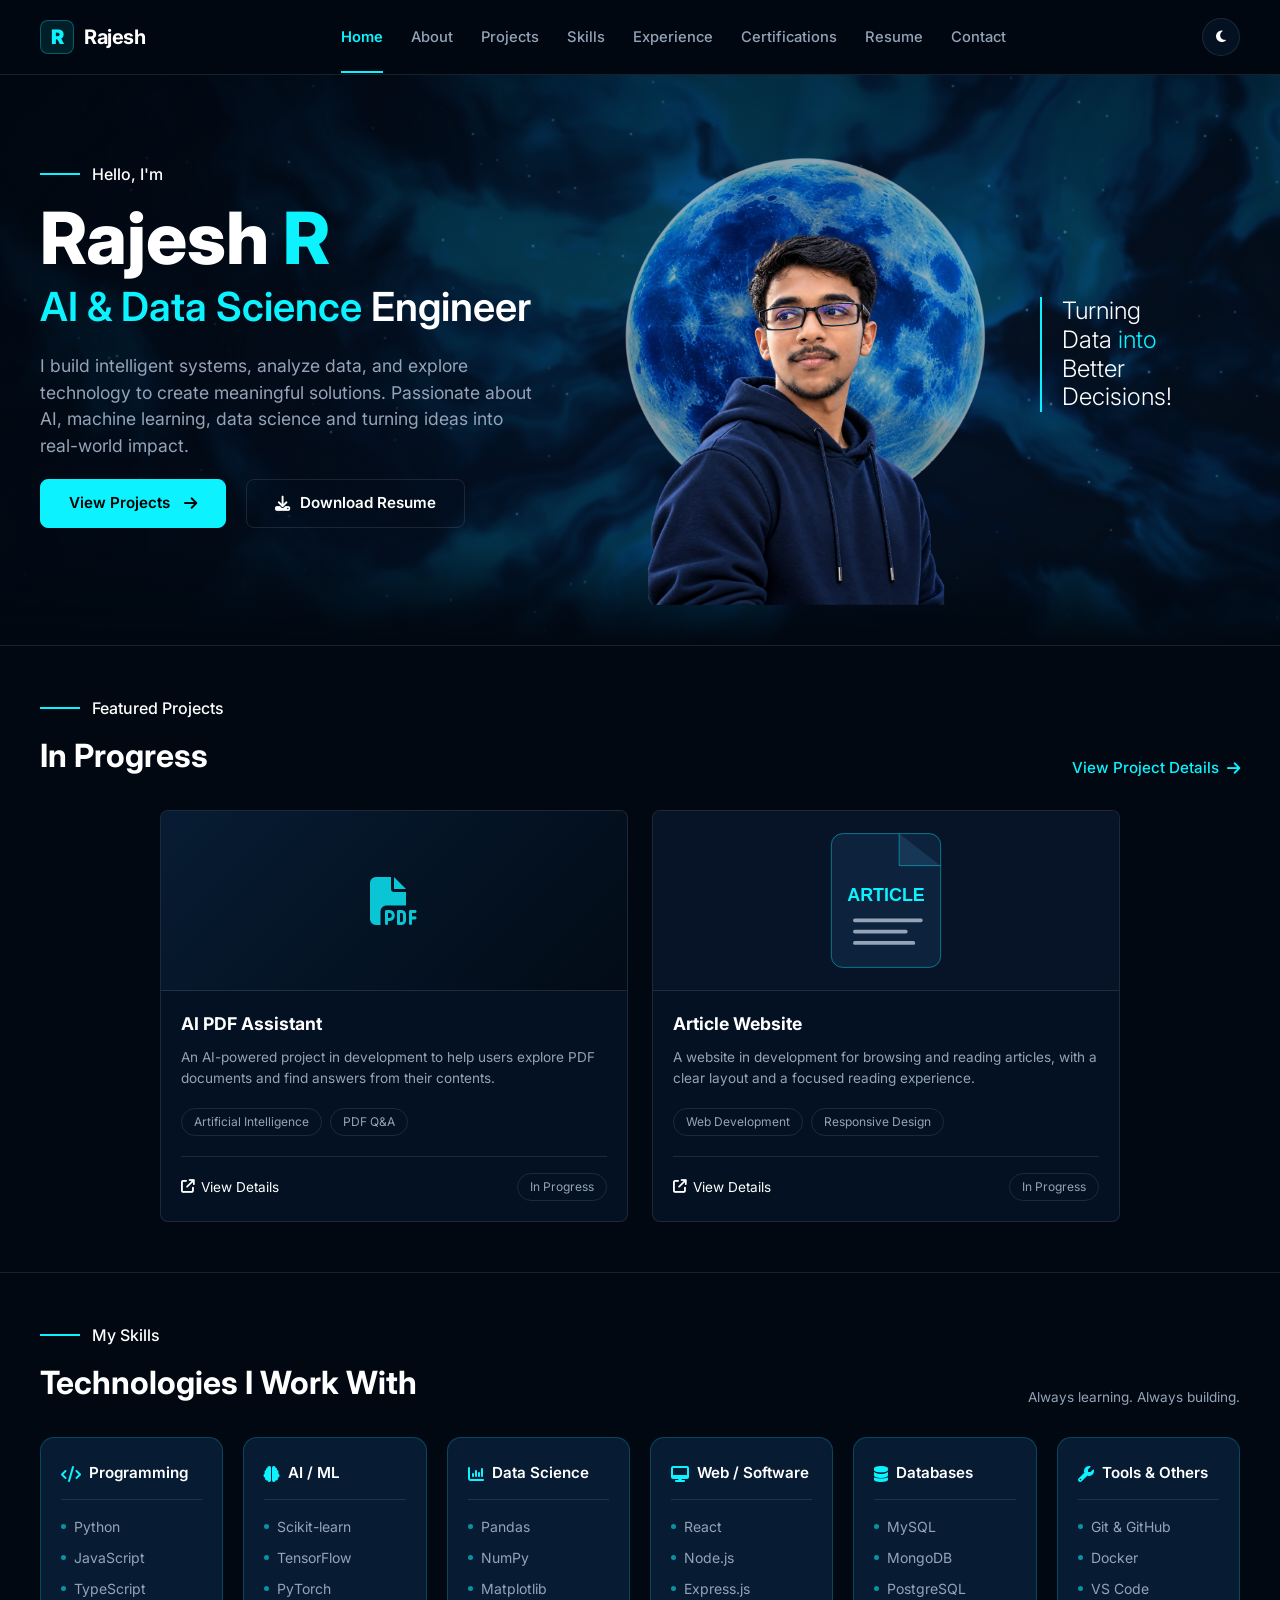
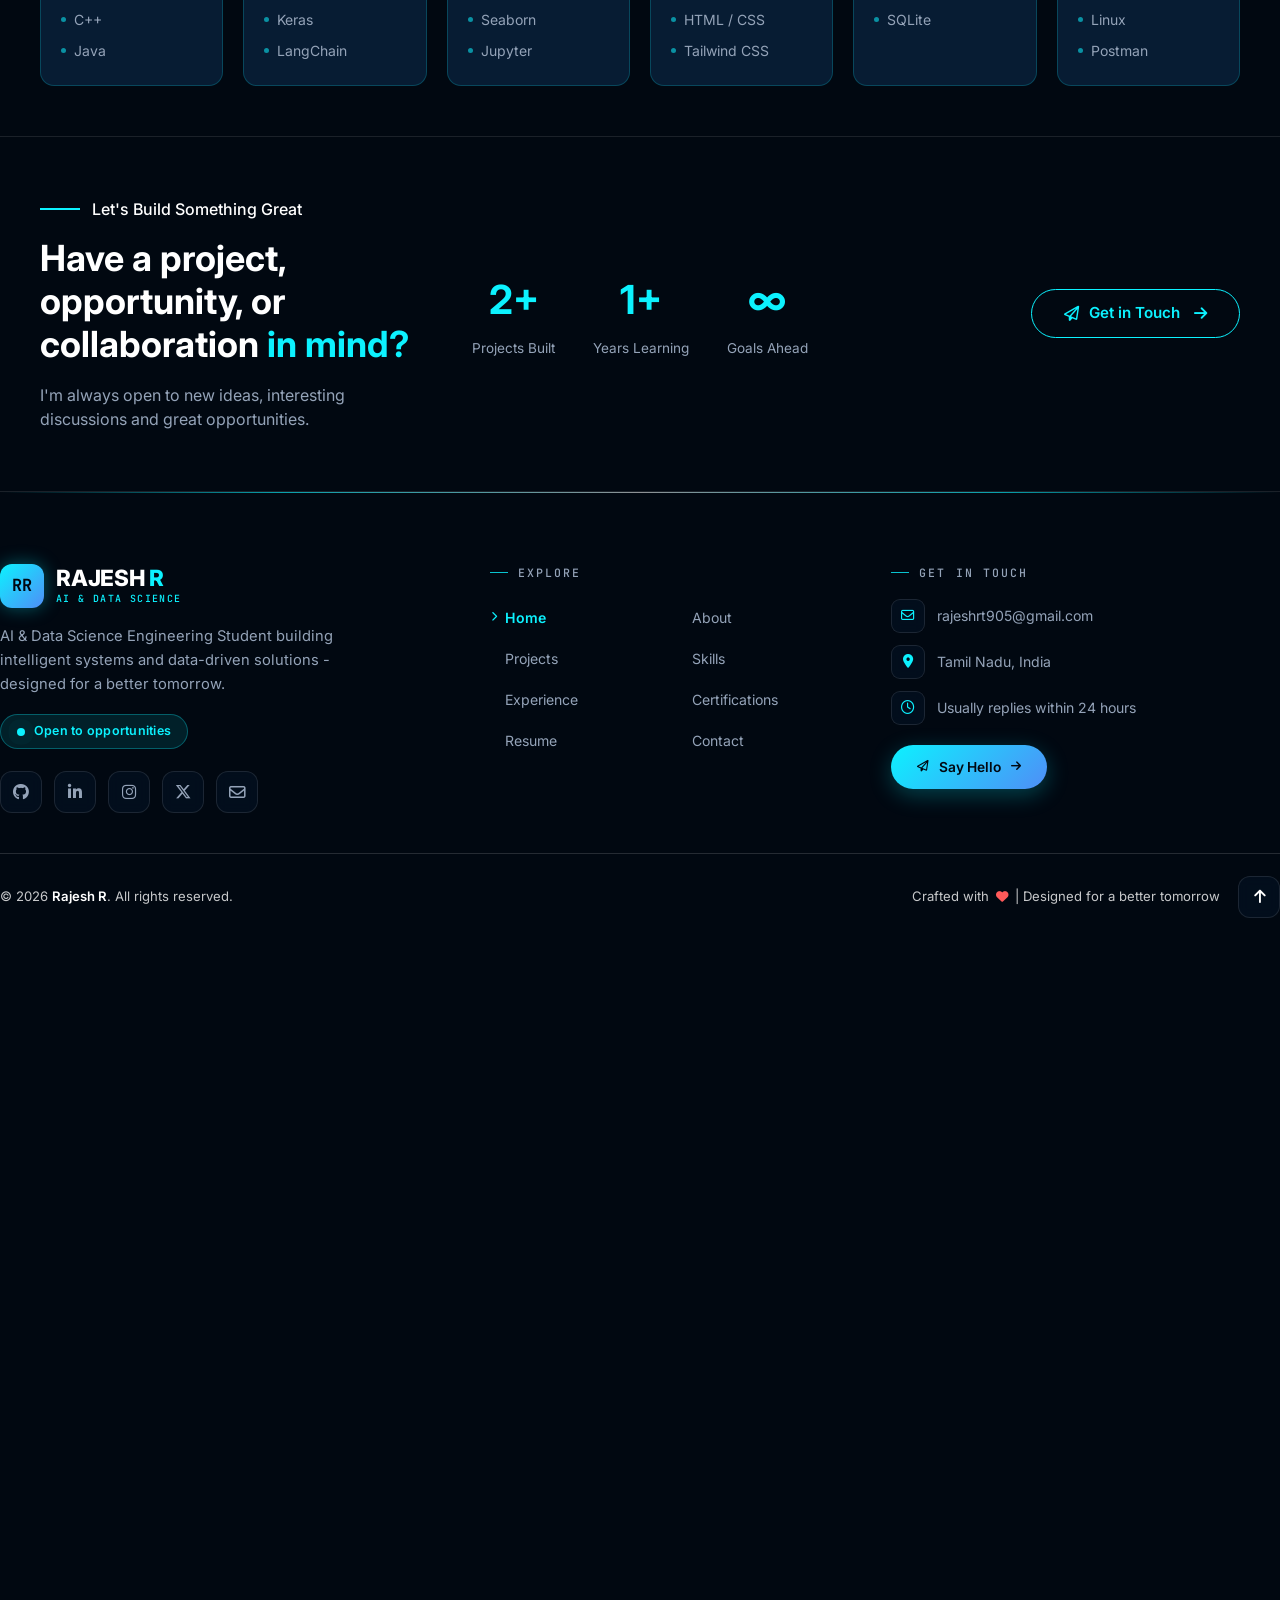
<file: index.html>
<!doctype html>
<html lang="en">
  <head>
    <meta charset="utf-8">
    <meta name="viewport" content="width=device-width, initial-scale=1">
    <meta http-equiv="refresh" content="0; url=pages/home.html">
    <title>Rajesh R Portfolio</title>
    <link rel="icon" type="image/svg+xml" href="https://raw.githubusercontent.com/rajeshrt-r/Portfolio-Website/main/assets/images/icons/favicon.svg">
    <link rel="manifest" href="./manifest.webmanifest">
    <meta name="theme-color" content="#010811">
  </head>
  <body>
    <p>Opening the portfolio... <a href="pages/home.html">Continue to the home page</a>.</p>
  </body>
</html>
</file>
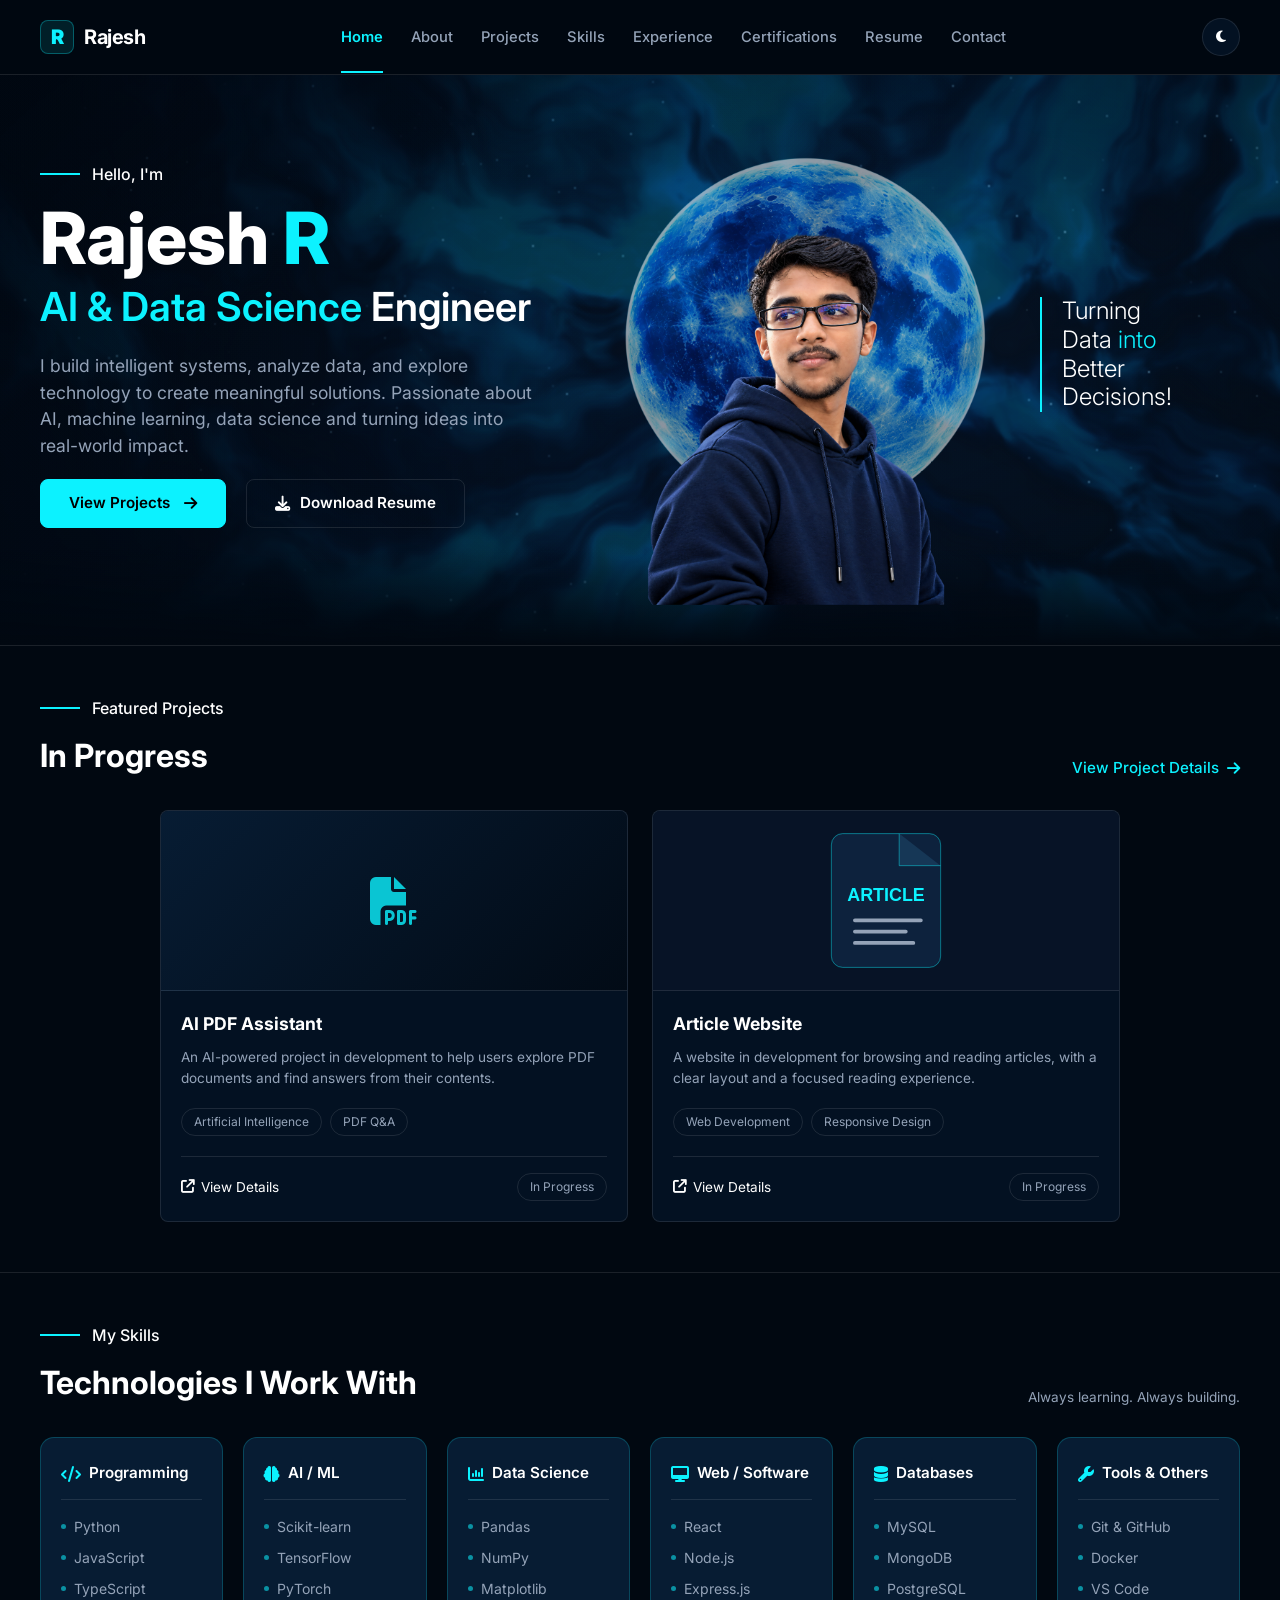
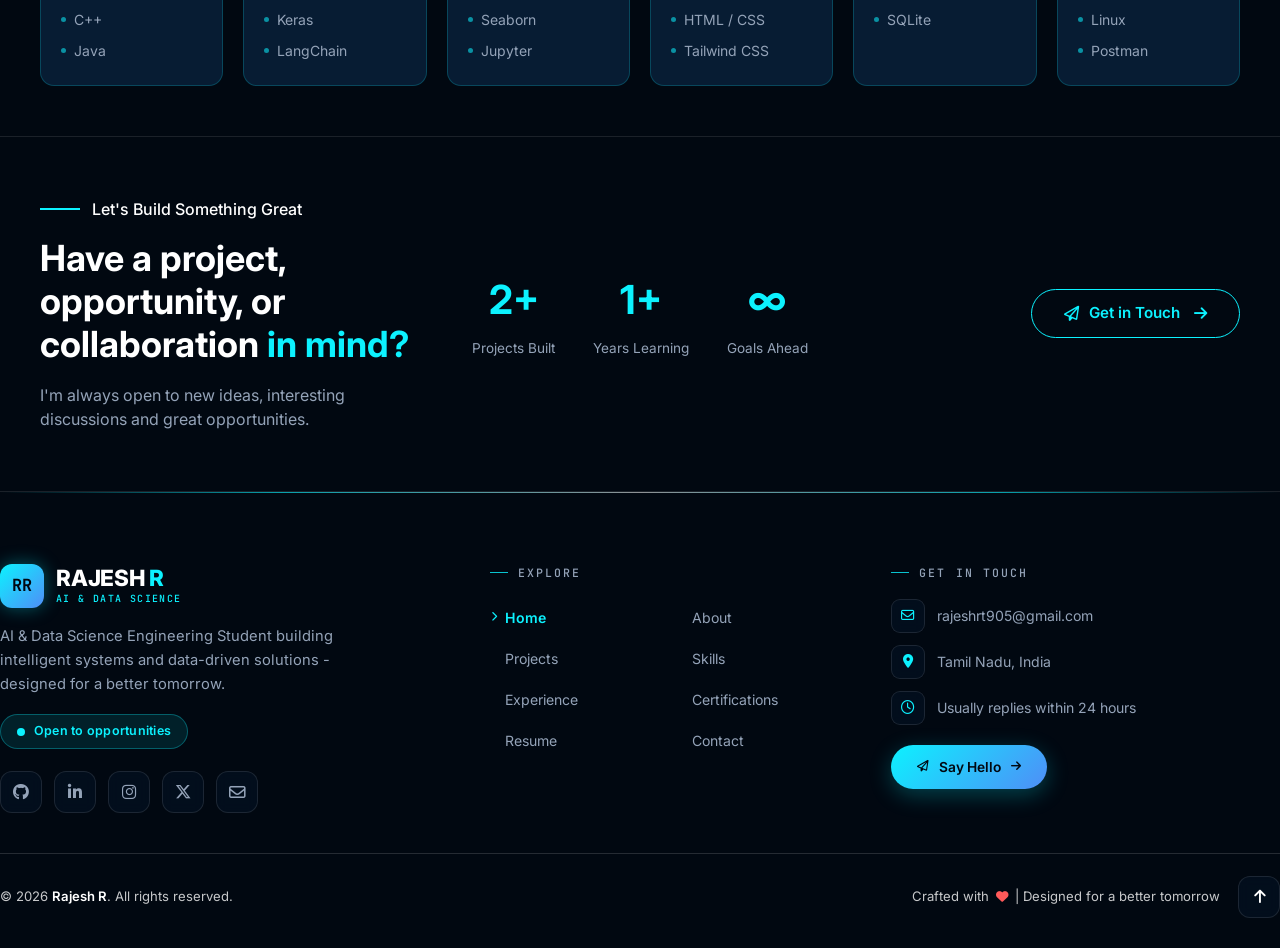
<file: pages/home.html>
<!DOCTYPE html>
<html lang="en">

<head>
  <meta charset="UTF-8" />
  <meta name="viewport" content="width=device-width,initial-scale=1.0" />
  <title>Rajesh R | Home Page</title>
  <link rel="icon" type="image/svg+xml" href="https://raw.githubusercontent.com/rajeshrt-r/Portfolio-Website/main/assets/images/icons/favicon.svg">
  <link rel="manifest" href="../manifest.webmanifest">
  <meta name="theme-color" content="#010811">

  <meta name="description"
    content="Portfolio of Rajesh R, AI &amp; Data Science Engineer. Explore projects, technical skills, practical experience, and get in touch." />

  <!-- JSON-LD Structured Data -->
  <script type="application/ld+json">
  {
    "@context": "https://schema.org",
    "@type": "ProfilePage",
    "name": "Rajesh R - AI & Data Science Engineer",
    "description": "Portfolio of Rajesh R, AI & Data Science Engineering Student. Explore projects, technical skills, practical experience, and get in touch.",
    "url": "https://rajeshrt-r.github.io/Portfolio-Website/pages/home.html",
    "mainEntity": {
      "@type": "Person",
      "name": "Rajesh R",
      "jobTitle": "AI & Data Science Engineer",
      "description": "AI & Data Science Engineering Student passionate about building intelligent systems and data-driven solutions.",
      "email": "mailto:rajeshrt905@gmail.com",
      "url": "https://rajeshrt-r.github.io/Portfolio-Website/pages/home.html",
      "image": "https://raw.githubusercontent.com/rajeshrt-r/Portfolio-Website/main/assets/images/profile/rajesh-image.png",
      "sameAs": [
        "https://github.com/rajeshrt-r",
        "https://linkedin.com/in/rajesh-r-50ab65355",
        "https://twitter.com/Rajeshrtrj",
        "https://instagram.com/rajesh_the_don_r"
      ],
      "knowsAbout": [
        "Artificial Intelligence",
        "Machine Learning",
        "Data Science",
        "Python",
        "Deep Learning",
        "NLP",
        "Web Development",
        "React",
        "Node.js",
        "MongoDB"
      ],
      "alumniOf": {
        "@type": "EducationalOrganization",
        "name": "DMI Engineering College"
      }
    }
  }
  </script>

  <link rel="preconnect" href="https://fonts.googleapis.com" />
  <link rel="preconnect" href="https://fonts.gstatic.com" crossorigin />
  <link
    href="https://fonts.googleapis.com/css2?family=Inter:wght@300;400;500;600;700;800;900&family=JetBrains+Mono:wght@400;500&display=swap"
    rel="stylesheet" />
  <link rel="stylesheet" href="https://cdnjs.cloudflare.com/ajax/libs/font-awesome/6.5.0/css/all.min.css" />

  <link rel="stylesheet" href="../assets/css/pages/home.css">
  <link rel="stylesheet" href="../assets/css/footer.css">
</head>

<body>

  <header>
    <div class="container nav-inner">
      <a href="../pages/home.html" class="logo" id="nav-logo">
        <span class="r-icon">R</span> Rajesh
      </a>
      <nav class="nav-links" id="desktop-nav">
        <a href="../pages/home.html" class="active" aria-current="page">Home</a>
        <a href="../pages/about.html">About</a>
        <a href="../pages/projects.html">Projects</a>
        <a href="../pages/skills.html">Skills</a>
        <a href="../pages/experience.html">Experience</a>
        <a href="../pages/certifications.html">Certifications</a>
        <a href="../pages/resume.html">Resume</a>
        <a href="../pages/contact.html">Contact</a>
      </nav>
      <div class="nav-actions">
        <button class="theme-toggle-btn" id="theme-toggle-btn" aria-label="Toggle dark/light theme"
          title="Toggle theme">
          <i class="fa-solid fa-moon" id="theme-icon"></i>
        </button>
        <button class="menu-toggle" id="menu-toggle-btn" aria-label="Open mobile navigation menu" aria-expanded="false"
          aria-controls="mobile-nav">
          <i class="fa-solid fa-bars"></i>
        </button>
      </div>
    </div>
    <div class="mobile-nav-panel" id="mobile-nav">
      <a href="../pages/home.html" class="active" aria-current="page">Home <i class="fa-solid fa-chevron-right"></i></a>
      <a href="../pages/about.html">About <i class="fa-solid fa-chevron-right"></i></a>
      <a href="../pages/projects.html">Projects <i class="fa-solid fa-chevron-right"></i></a>
      <a href="../pages/skills.html">Skills <i class="fa-solid fa-chevron-right"></i></a>
      <a href="../pages/experience.html">Experience <i class="fa-solid fa-chevron-right"></i></a>
      <a href="../pages/certifications.html">Certifications <i class="fa-solid fa-chevron-right"></i></a>
      <a href="../pages/resume.html">Resume <i class="fa-solid fa-chevron-right"></i></a>
      <a href="../pages/contact.html">Contact <i class="fa-solid fa-chevron-right"></i></a>
    </div>
  </header>

  <section class="hero">
    <div class="hero-bg"></div>
    <canvas class="hero-nebula" aria-hidden="true"></canvas>
    <div class="container">
      <div class="hero-left">
        <div class="eyebrow">Hello, I'm</div>
        <h1 class="hero-title">Rajesh <span class="cyan">R</span></h1>
        <h2 class="hero-subtitle"><span class="cyan">AI &amp; Data Science</span> Engineer</h2>
        <p class="hero-desc">I build intelligent systems, analyze data, and explore technology to create meaningful
          solutions. Passionate about AI, machine learning, data science and turning ideas into real-world impact.</p>

        <div class="btn-group">
          <a href="../pages/projects.html" class="btn btn-primary"><i class="fa-solid fa-arrow-right"
              style="position: absolute; opacity: 0;"></i> View Projects <i class="fa-solid fa-arrow-right"
              style="margin-left:4px;"></i></a>
          <a href="https://raw.githubusercontent.com/rajeshrt-r/Portfolio-Website/main/documents/Rajesh_RT_Resume-1.pdf?v=61c742e"
            class="btn btn-outline" download="Rajesh_RT_Resume-1.pdf">
            <i class="fa-solid fa-download"></i> Download Resume
          </a>
        </div>
      </div>

      <div class="hero-center">
        <!-- We use the newly styled photo -->
        <div class="hero-scene">
          <div class="hero-portrait">
            <img
              src="../assets/images/profile/rajesh-home-moon-portrait.png"
              alt="Rajesh R - AI and Data Science Engineering student"
              class="hero-image"
              width="1200"
              height="1386"
              fetchpriority="high"
              decoding="async"
              onerror="this.onerror=null;this.src='../assets/images/profile/rajesh-image-2.png';"
            />
          </div>
        </div>
      </div>

      <div class="hero-right">
        <div class="side-text">
          <p>Turning<br>Data <span>into</span><br>Better<br>Decisions!</p>
        </div>
      </div>
    </div>
  </section>

  <section class="section">
    <div class="container">
      <div class="section-header">
        <div class="section-title">
          <div class="eyebrow">Featured Projects</div>
          <h2>In Progress</h2>
        </div>
        <a href="../pages/projects.html" class="link-cyan">View Project Details <i class="fa-solid fa-arrow-right"></i></a>
      </div>

      <div class="projects-grid">
        <article class="project-card">
          <div class="p-img"
            style="background: linear-gradient(135deg, #071C33, #020B16); display:flex; align-items:center; justify-content:center;">
            <i class="fa-solid fa-file-pdf" aria-hidden="true" style="font-size:3rem; color:var(--cyan); opacity:0.8;"></i>
          </div>
          <div class="p-content">
            <h3 class="p-title">AI PDF Assistant</h3>
            <p class="p-desc">An AI-powered project in development to help users explore PDF documents and find answers from their contents.</p>
            <div class="p-tags">
              <span class="tag">Artificial Intelligence</span>
              <span class="tag">PDF Q&amp;A</span>
            </div>
            <div class="p-footer">
              <a href="../pages/projects.html#ai-pdf-assistant"><i class="fa-solid fa-arrow-up-right-from-square"></i> View Details</a>
              <span class="tag">In Progress</span>
            </div>
          </div>
        </article>
        <article class="project-card">
          <div class="p-img"
            style="background: #071326; display:flex; align-items:center; justify-content:center;">
            <svg viewBox="0 0 380 190" role="img" aria-label="Article page illustration" xmlns="http://www.w3.org/2000/svg" style="width:100%; height:100%;">
              <rect width="380" height="190" fill="#071326"/>
              <rect x="132" y="24" width="116" height="142" rx="12" fill="#0d223d" stroke="#0CF2FF" stroke-opacity=".45"/>
              <path d="M204 24v34h44" fill="#163756" stroke="#0CF2FF" stroke-opacity=".45"/>
              <text x="190" y="96" fill="#0CF2FF" font-family="Arial,sans-serif" font-size="19" font-weight="700" text-anchor="middle">ARTICLE</text>
              <path d="M157 116h70M157 128h54M157 140h62" stroke="#94A3B8" stroke-width="4" stroke-linecap="round"/>
            </svg>
          </div>
          <div class="p-content">
            <h3 class="p-title">Article Website</h3>
            <p class="p-desc">A website in development for browsing and reading articles, with a clear layout and a focused reading experience.</p>
            <div class="p-tags">
              <span class="tag">Web Development</span>
              <span class="tag">Responsive Design</span>
            </div>
            <div class="p-footer">
              <a href="../pages/projects.html#article-website-uiux"><i class="fa-solid fa-arrow-up-right-from-square"></i> View Details</a>
              <span class="tag">In Progress</span>
            </div>
          </div>
        </article>
      </div>
    </div>
  </section>

  <section class="section">
    <div class="container">
      <div class="section-header">
        <div class="section-title">
          <div class="eyebrow">My Skills</div>
          <h2>Technologies I Work With</h2>
        </div>
        <div style="font-size:0.85rem; color:var(--text-secondary);">Always learning. Always building.</div>
      </div>

      <div class="skills-grid">
        <div class="skill-col">
          <h3><i class="fa-solid fa-code"></i> Programming</h3>
          <ul>
            <li>Python</li>
            <li>JavaScript</li>
            <li>TypeScript</li>
            <li>C++</li>
            <li>Java</li>
          </ul>
        </div>
        <div class="skill-col">
          <h3><i class="fa-solid fa-brain"></i> AI / ML</h3>
          <ul>
            <li>Scikit-learn</li>
            <li>TensorFlow</li>
            <li>PyTorch</li>
            <li>Keras</li>
            <li>LangChain</li>
          </ul>
        </div>
        <div class="skill-col">
          <h3><i class="fa-solid fa-chart-column"></i> Data Science</h3>
          <ul>
            <li>Pandas</li>
            <li>NumPy</li>
            <li>Matplotlib</li>
            <li>Seaborn</li>
            <li>Jupyter</li>
          </ul>
        </div>
        <div class="skill-col">
          <h3><i class="fa-solid fa-desktop"></i> Web / Software</h3>
          <ul>
            <li>React</li>
            <li>Node.js</li>
            <li>Express.js</li>
            <li>HTML / CSS</li>
            <li>Tailwind CSS</li>
          </ul>
        </div>
        <div class="skill-col">
          <h3><i class="fa-solid fa-database"></i> Databases</h3>
          <ul>
            <li>MySQL</li>
            <li>MongoDB</li>
            <li>PostgreSQL</li>
            <li>SQLite</li>
          </ul>
        </div>
        <div class="skill-col">
          <h3><i class="fa-solid fa-wrench"></i> Tools & Others</h3>
          <ul>
            <li>Git & GitHub</li>
            <li>Docker</li>
            <li>VS Code</li>
            <li>Linux</li>
            <li>Postman</li>
          </ul>
        </div>
      </div>
    </div>
  </section>

  <section class="cta-section">
    <div class="cta-container">
      <div class="cta-left">
        <div class="eyebrow">Let's Build Something Great</div>
        <h2>Have a project, opportunity, or collaboration <span>in mind?</span></h2>
        <p>I'm always open to new ideas, interesting discussions and great opportunities.</p>
      </div>

      <div class="cta-mid">
        <div>
          <div class="stat-num">2+</div>
          <div class="stat-label">Projects Built</div>
        </div>
        <div>
          <div class="stat-num">1+</div>
          <div class="stat-label">Years Learning</div>
        </div>
        <div>
          <div class="stat-num">&#8734;</div>
          <div class="stat-label">Goals Ahead</div>
        </div>
      </div>

      <div class="cta-right">
        <a href="../pages/contact.html" class="btn btn-outline"
          style="border-color:var(--cyan); color:var(--cyan); border-radius:30px; padding:12px 32px;"><i
            class="fa-regular fa-paper-plane"></i> Get in Touch <i class="fa-solid fa-arrow-right"
            style="margin-left:4px;"></i></a>
      </div>
    </div>
  </section>
    <!-- ==========================================================================
       GLOBAL FOOTER (Synced across all pages | assets/css/footer.css)
       ========================================================================== -->
  <footer class="site-footer">
    <div class="container footer-inner">
      <div class="footer-grid">

        <!-- Brand -->
        <div class="footer-brand-col">
          <a class="footer-logo" href="../pages/home.html" aria-label="Rajesh R - Home">
            <span class="footer-logo-mark">RR</span>
            <span class="footer-logo-text">RAJESH <span>R</span><span class="footer-logo-sub">AI &amp; Data Science</span></span>
          </a>
          <p class="footer-tagline">AI &amp; Data Science Engineering Student building intelligent systems and data-driven solutions - designed for a better tomorrow.</p>
          <div class="footer-availability"><span class="pulse-dot"></span>Open to opportunities</div>
          <div class="footer-social-links">
            <a href="https://github.com/rajeshrt-r" target="_blank" rel="noopener noreferrer" class="social-btn" aria-label="GitHub Profile" title="GitHub"><i class="fa-brands fa-github"></i></a>
            <a href="https://www.linkedin.com/in/rajesh-r-50ab65355" target="_blank" rel="noopener noreferrer" class="social-btn" aria-label="LinkedIn Profile" title="LinkedIn"><i class="fa-brands fa-linkedin-in"></i></a>
            <a href="https://www.instagram.com/rajesh_the_don_r" target="_blank" rel="noopener noreferrer" class="social-btn" aria-label="Instagram Profile" title="Instagram"><i class="fa-brands fa-instagram"></i></a>
            <a href="https://x.com/Rajeshrtrj" target="_blank" rel="noopener noreferrer" class="social-btn" aria-label="X (Twitter) Profile" title="X / Twitter"><i class="fa-brands fa-x-twitter"></i></a>
            <a href="mailto:rajeshrt905@gmail.com" class="social-btn" aria-label="Send Email" title="Email"><i class="fa-regular fa-envelope"></i></a>
          </div>
        </div>

        <!-- Explore navigation -->
        <nav class="footer-nav-col" aria-label="Footer navigation">
          <h3 class="footer-heading">Explore</h3>
          <ul class="footer-nav-grid">
            <li><a href="../pages/home.html" class="active" aria-current="page"><i class="fa-solid fa-chevron-right"></i>Home</a></li>
            <li><a href="../pages/about.html"><i class="fa-solid fa-chevron-right"></i>About</a></li>
            <li><a href="../pages/projects.html"><i class="fa-solid fa-chevron-right"></i>Projects</a></li>
            <li><a href="../pages/skills.html"><i class="fa-solid fa-chevron-right"></i>Skills</a></li>
            <li><a href="../pages/experience.html"><i class="fa-solid fa-chevron-right"></i>Experience</a></li>
            <li><a href="../pages/certifications.html"><i class="fa-solid fa-chevron-right"></i>Certifications</a></li>
            <li><a href="../pages/resume.html"><i class="fa-solid fa-chevron-right"></i>Resume</a></li>
            <li><a href="../pages/contact.html"><i class="fa-solid fa-chevron-right"></i>Contact</a></li>
          </ul>
        </nav>

        <!-- Contact -->
        <div class="footer-contact-col">
          <h3 class="footer-heading">Get in Touch</h3>
          <div class="footer-contact-list">
            <a class="footer-contact-item" href="mailto:rajeshrt905@gmail.com"><span class="footer-contact-icon"><i class="fa-regular fa-envelope"></i></span>rajeshrt905@gmail.com</a>
            <div class="footer-contact-item"><span class="footer-contact-icon"><i class="fa-solid fa-location-dot"></i></span>Tamil Nadu, India</div>
            <div class="footer-contact-item"><span class="footer-contact-icon"><i class="fa-regular fa-clock"></i></span>Usually replies within 24 hours</div>
          </div>
          <a class="footer-cta" href="mailto:rajeshrt905@gmail.com"><i class="fa-regular fa-paper-plane"></i>Say Hello<i class="fa-solid fa-arrow-right"></i></a>
        </div>
      </div>

      <!-- Bottom bar -->
      <div class="footer-bottom">
        <p class="copyright">&copy; 2026 <strong>Rajesh R</strong>. All rights reserved.</p>
        <div class="footer-bottom-right">
          <span class="footer-made">Crafted with <i class="fa-solid fa-heart"></i> | Designed for a better tomorrow</span>
          <button class="btn-scroll-top" id="scroll-top-btn" aria-label="Scroll back to top" title="Back to top"><i class="fa-solid fa-arrow-up"></i></button>
        </div>
      </div>
    </div>
  </footer>


  <script src="../assets/js/pages/home.js?v=nebula-mobile-precision" defer></script>
  <script src="../assets/js/pwa.js" defer></script>
</body>

</html>
</file>
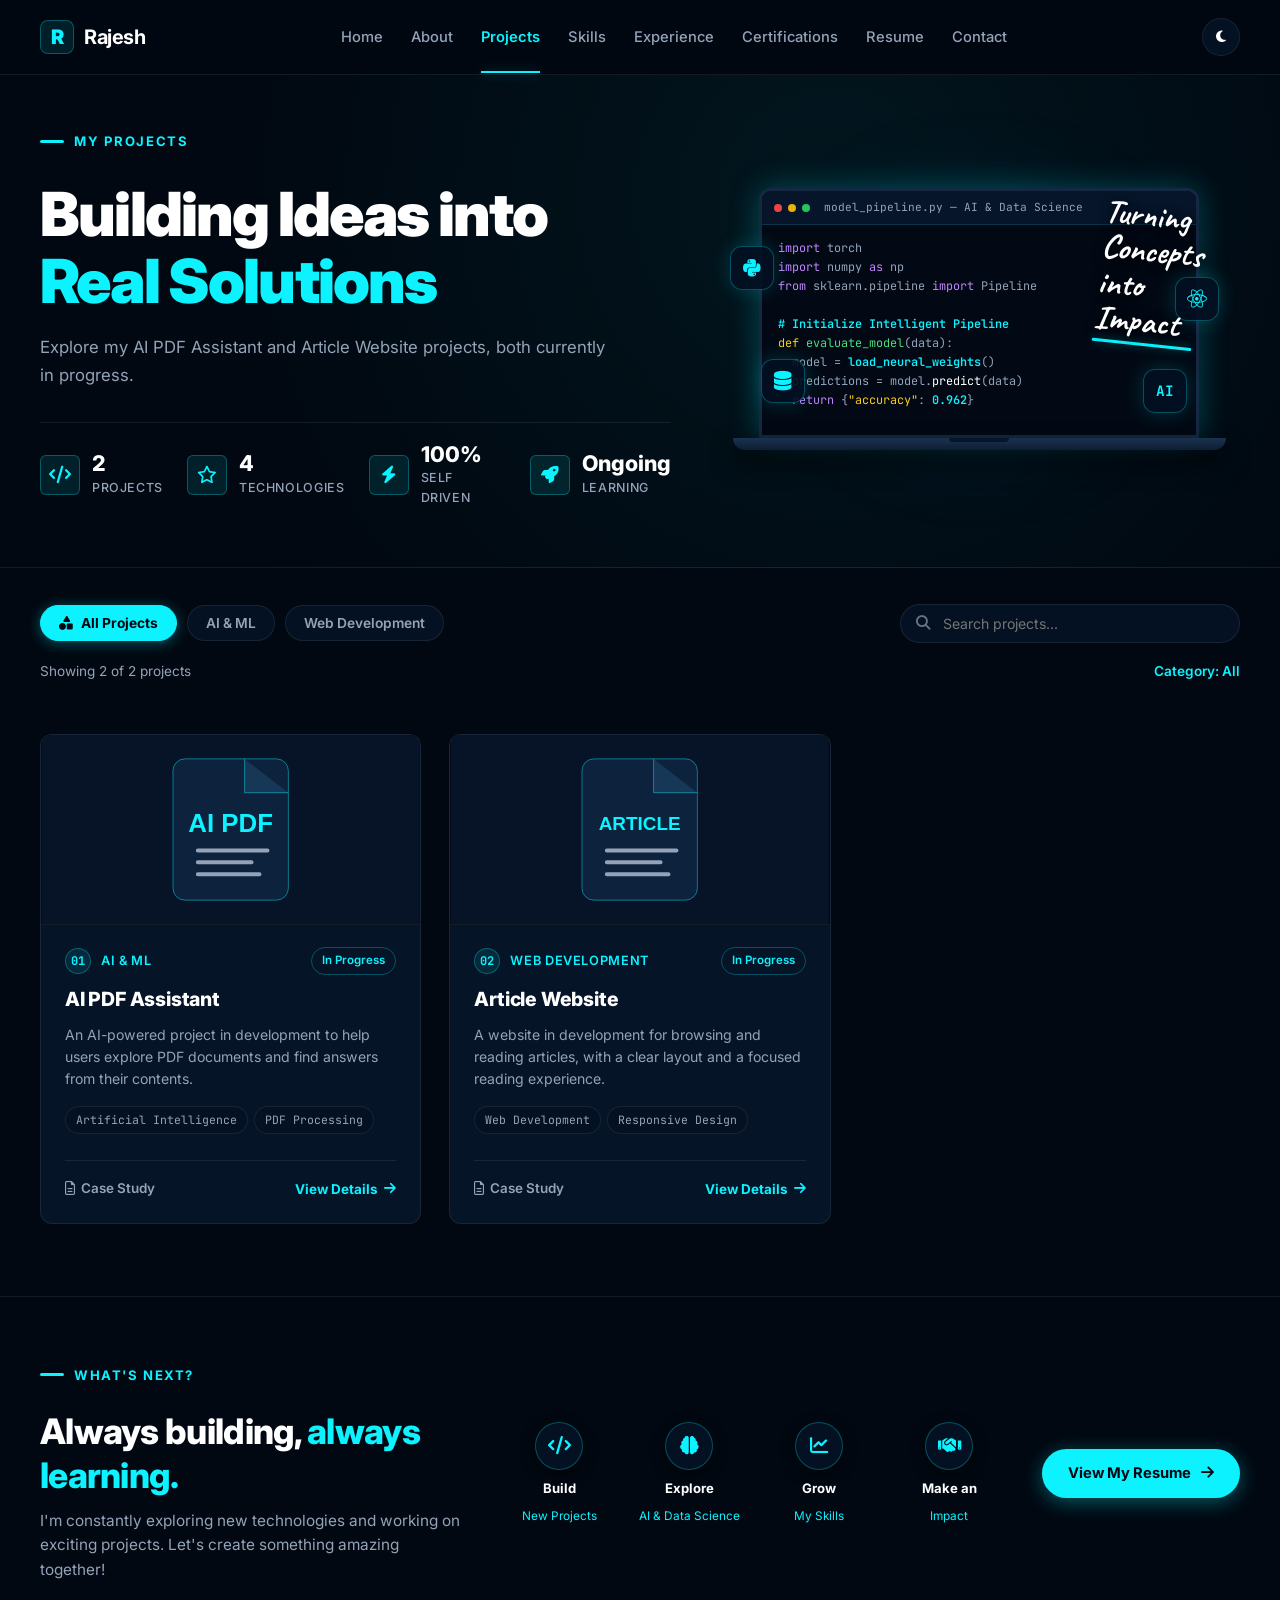
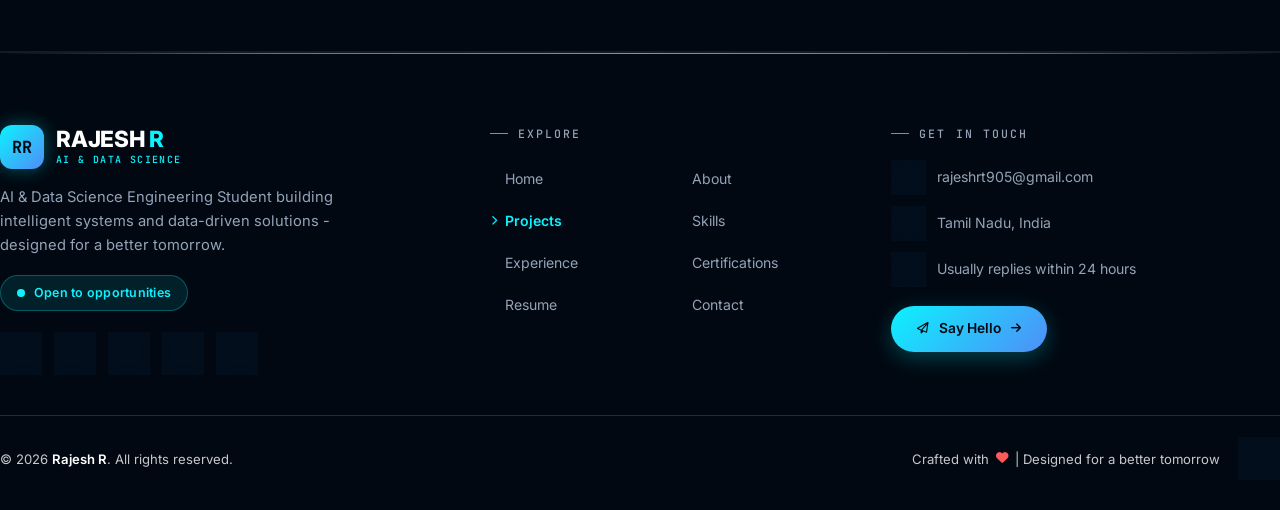
<file: pages/projects.html>
<!DOCTYPE html>
<html lang="en">

<head>
  <meta charset="UTF-8" />
  <meta name="viewport" content="width=device-width, initial-scale=1.0" />
  <title>Projects | Rajesh R</title>
  <link rel="icon" type="image/svg+xml" href="https://raw.githubusercontent.com/rajeshrt-r/Portfolio-Website/main/assets/images/icons/favicon.svg">
  <link rel="manifest" href="../manifest.webmanifest">
  <meta name="theme-color" content="#010811">

  <meta name="description"
    content="Explore technical projects by Rajesh R across artificial intelligence, machine learning, data science, software development, and modern technologies." />

  <!-- JSON-LD Structured Data -->
  <script type="application/ld+json">
  {
    "@context": "https://schema.org",
    "@type": "ItemList",
    "name": "Rajesh R - Projects",
    "description": "Technical projects by Rajesh R across AI, machine learning, data science, and web development.",
    "url": "https://rajeshrt-r.github.io/Portfolio-Website/pages/projects.html",
    "itemListElement": [
      {"@type": "ListItem", "position": 1, "item": {"@type": "SoftwareApplication", "name": "AI PDF Assistant", "applicationCategory": "AI/ML", "description": "AI-powered project to help users explore PDF documents and find answers from their contents using RAG.", "offers": {"@type": "Offer", "price": "0", "priceCurrency": "USD"}}},
      {"@type": "ListItem", "position": 2, "item": {"@type": "SoftwareApplication", "name": "Article Website", "applicationCategory": "Web Development", "description": "A website for browsing and reading articles with a clean layout and focused reading experience.", "offers": {"@type": "Offer", "price": "0", "priceCurrency": "USD"}}},
      {"@type": "ListItem", "position": 3, "item": {"@type": "SoftwareApplication", "name": "Student Performance Analysis", "applicationCategory": "Data Science", "description": "Data analysis and visualization pipeline to identify academic performance patterns and factors.", "offers": {"@type": "Offer", "price": "0", "priceCurrency": "USD"}}},
      {"@type": "ListItem", "position": 4, "item": {"@type": "SoftwareApplication", "name": "AI Health Assistant", "applicationCategory": "AI/ML", "description": "ML model to predict disease risk from health data and provide personalized recommendations via Streamlit.", "offers": {"@type": "Offer", "price": "0", "priceCurrency": "USD"}}},
      {"@type": "ListItem", "position": 5, "item": {"@type": "SoftwareApplication", "name": "Personal Finance Tracker", "applicationCategory": "Web Development", "description": "Full-stack web app to log transactions, set budgets, and visualize spending habits.", "offers": {"@type": "Offer", "price": "0", "priceCurrency": "USD"}}},
      {"@type": "ListItem", "position": 6, "item": {"@type": "SoftwareApplication", "name": "Carbon Footprint Analyzer", "applicationCategory": "Data Science", "description": "AI-assisted sustainability tool estimating individual carbon impact and suggesting greener choices.", "offers": {"@type": "Offer", "price": "0", "priceCurrency": "USD"}}}
    ]
  }
  </script>

  <!-- Google Fonts: Inter, JetBrains Mono, Caveat -->
  <link rel="preconnect" href="https://fonts.googleapis.com" />
  <link rel="preconnect" href="https://fonts.gstatic.com" crossorigin />
  <link
    href="https://fonts.googleapis.com/css2?family=Caveat:wght@600;700&family=Inter:wght@300;400;500;600;700;800;900&family=JetBrains+Mono:wght@400;500;600&display=swap"
    rel="stylesheet" />

  <!-- Font Awesome 6.5.0 -->
  <link rel="stylesheet" href="https://cdnjs.cloudflare.com/ajax/libs/font-awesome/6.5.0/css/all.min.css" />


  <link rel="stylesheet" href="../assets/css/pages/projects.css">
  <link rel="stylesheet" href="../assets/css/footer.css">
</head>

<body>

  <!-- ==========================================================================
       GLOBAL NAVBAR
       ========================================================================== -->
  <header>
    <div class="container nav-inner">
      <a href="../pages/home.html" class="logo" id="nav-logo">
        <span class="r-icon">R</span> Rajesh
      </a>

      <nav class="nav-links" id="desktop-nav">
        <a href="../pages/home.html">Home</a>
        <a href="../pages/about.html">About</a>
        <a href="../pages/projects.html" class="active" aria-current="page">Projects</a>
        <a href="../pages/skills.html">Skills</a>
        <a href="../pages/experience.html">Experience</a>
        <a href="../pages/certifications.html">Certifications</a>
        <a href="../pages/resume.html">Resume</a>
        <a href="../pages/contact.html">Contact</a>
      </nav>

      <div class="nav-actions">
        <button class="theme-toggle-btn" id="theme-toggle-btn" aria-label="Toggle dark/light theme"
          title="Toggle theme">
          <i class="fa-solid fa-moon" id="theme-icon"></i>
        </button>
        <button class="menu-toggle" id="menu-toggle-btn" aria-label="Open mobile navigation menu"
          aria-expanded="false" aria-controls="mobile-nav">
          <i class="fa-solid fa-bars"></i>
        </button>
      </div>
    </div>

    <!-- Mobile Navigation Drawer -->
    <div class="mobile-nav-panel" id="mobile-nav">
      <a href="../pages/home.html">Home <i class="fa-solid fa-chevron-right"></i></a>
      <a href="../pages/about.html">About <i class="fa-solid fa-chevron-right"></i></a>
      <a href="../pages/projects.html" class="active" aria-current="page">Projects <i class="fa-solid fa-chevron-right"></i></a>
      <a href="../pages/skills.html">Skills <i class="fa-solid fa-chevron-right"></i></a>
      <a href="../pages/experience.html">Experience <i class="fa-solid fa-chevron-right"></i></a>
      <a href="../pages/certifications.html">Certifications <i class="fa-solid fa-chevron-right"></i></a>
      <a href="../pages/resume.html">Resume <i class="fa-solid fa-chevron-right"></i></a>
      <a href="../pages/contact.html">Contact <i class="fa-solid fa-chevron-right"></i></a>
    </div>
  </header>

  <main id="main-content">

    <!-- ==========================================================================
         SECTION 1: PAGE HERO
         ========================================================================== -->
    <section class="projects-hero" id="projects-hero">
      <div class="container">
        <div class="hero-grid">

          <!-- Left Details & Dynamic Stats -->
          <div class="hero-left">
            <div class="eyebrow">
              <span class="eyebrow-bar"></span>
              <span>MY PROJECTS</span>
            </div>

            <h1 class="hero-title">
              Building Ideas into<br />
              <span class="cyan">Real Solutions</span>
            </h1>

            <p class="hero-desc">
              Explore my AI PDF Assistant and Article Website projects, both currently in progress.
            </p>

            <!-- Quick Stats -->
            <div class="hero-stats-row">
              <div class="stat-chip">
                <div class="stat-chip-icon">
                  <i class="fa-solid fa-code"></i>
                </div>
                <div class="stat-chip-info">
                  <span class="stat-chip-num" id="stat-project-count">2</span>
                  <span class="stat-chip-label">Projects</span>
                </div>
              </div>

              <div class="stat-chip">
                <div class="stat-chip-icon">
                  <i class="fa-regular fa-star"></i>
                </div>
                <div class="stat-chip-info">
                  <span class="stat-chip-num" id="stat-tech-count">4</span>
                  <span class="stat-chip-label">Technologies</span>
                </div>
              </div>

              <div class="stat-chip">
                <div class="stat-chip-icon">
                  <i class="fa-solid fa-bolt"></i>
                </div>
                <div class="stat-chip-info">
                  <span class="stat-chip-num">100%</span>
                  <span class="stat-chip-label">Self Driven</span>
                </div>
              </div>

              <div class="stat-chip">
                <div class="stat-chip-icon">
                  <i class="fa-solid fa-rocket"></i>
                </div>
                <div class="stat-chip-info">
                  <span class="stat-chip-num">Ongoing</span>
                  <span class="stat-chip-label">Learning</span>
                </div>
              </div>
            </div>
          </div>

          <!-- Right Visual: Laptop Mockup + Floating Badges + Handwriting Script -->
          <div class="hero-visual-col">
            <div class="laptop-art-wrapper">
              <div class="hero-art-glow" aria-hidden="true"></div>

              <!-- Floating Tech Badges -->
              <div class="floating-tech-badge badge-python" title="Python">
                <i class="fa-brands fa-python"></i>
              </div>
              <div class="floating-tech-badge badge-mongo" title="Database">
                <i class="fa-solid fa-database"></i>
              </div>
              <div class="floating-tech-badge badge-react" title="React">
                <i class="fa-brands fa-react"></i>
              </div>
              <div class="floating-tech-badge badge-ai" title="AI Chip">
                AI
              </div>

              <!-- Cursive handwriting callout -->
              <div class="script-impact-tag" aria-hidden="true">
                Turning<br />Concepts<br />into<br />Impact
                <span class="script-underline"></span>
              </div>

              <!-- Laptop Device -->
              <div class="laptop-device">
                <div class="laptop-screen">
                  <div class="screen-header">
                    <span class="dot dot-red"></span>
                    <span class="dot dot-yellow"></span>
                    <span class="dot dot-green"></span>
                    <span class="screen-title">model_pipeline.py — AI &amp; Data Science</span>
                  </div>
                  <div class="screen-editor">
                    <span class="c-purple">import</span> torch<br />
                    <span class="c-purple">import</span> numpy <span class="c-purple">as</span> np<br />
                    <span class="c-purple">from</span> sklearn.pipeline <span class="c-purple">import</span> Pipeline<br /><br />
                    <span class="c-cyan"># Initialize Intelligent Pipeline</span><br />
                    <span class="c-yellow">def</span> <span class="c-green">evaluate_model</span>(data):<br />
                    &nbsp;&nbsp;model = <span class="c-cyan">load_neural_weights</span>()<br />
                    &nbsp;&nbsp;predictions = model.<span class="c-white">predict</span>(data)<br />
                    &nbsp;&nbsp;<span class="c-purple">return</span> {<span class="c-yellow">"accuracy"</span>: <span class="c-cyan">0.962</span>}
                  </div>
                </div>
                <div class="laptop-base"></div>
              </div>

            </div>
          </div>

        </div>
      </div>
    </section>

    <!-- ==========================================================================
         SECTION 2: FILTER & SEARCH BAR
         ========================================================================== -->
    <section class="controls-section" id="controls">
      <div class="container">
        <div class="controls-bar">

          <!-- Category Filter Pills -->
          <div class="filter-pills-row" id="filter-pills-row">
            <button class="filter-btn active" data-filter="all">
              <i class="fa-solid fa-shapes"></i> All Projects
            </button>
            <button class="filter-btn" data-filter="ai-ml">
              AI &amp; ML
            </button>
            <button class="filter-btn" data-filter="web-dev">
              Web Development
            </button>
          </div>

          <!-- Real-Time Search Field -->
          <div class="search-box-wrap">
            <i class="fa-solid fa-magnifying-glass search-icon" aria-hidden="true"></i>
            <input type="text" id="project-search-input" class="search-input" placeholder="Search projects..."
              aria-label="Search projects by name, description or technology" />
            <button id="search-clear-btn" class="search-clear-btn" aria-label="Clear search input">
              <i class="fa-solid fa-xmark"></i>
            </button>
          </div>

        </div>

        <!-- Dynamic Result Info -->
        <div class="results-info-bar" style="margin-top: 18px;">
          <span id="results-count-text">Showing 1 of 1 project</span>
          <span id="active-filter-badge" style="color: var(--cyan); font-weight: 600;">Category: All</span>
        </div>
      </div>
    </section>

    <!-- ==========================================================================
         SECTION 3: PROJECT CARDS
         ========================================================================== -->
    <section class="projects-grid-section" id="projects-grid-section">
      <div class="container">
        <div class="projects-grid" id="projects-grid">
          <!-- Populated dynamically by JavaScript -->
        </div>
      </div>
    </section>

    <!-- ==========================================================================
         SECTION 4: WHAT'S NEXT? PANORAMIC BANNER
         ========================================================================== -->
    <section class="whats-next-section" id="whats-next">
      <div class="container">
        <div class="whats-next-grid">

          <!-- Left Statement -->
          <div class="next-left">
            <div class="eyebrow">
              <span class="eyebrow-bar"></span>
              <span>WHAT'S NEXT?</span>
            </div>
            <h2 class="next-heading">
              Always building, <span class="cyan">always learning.</span>
            </h2>
            <p class="next-desc">
              I'm constantly exploring new technologies and working on exciting projects. Let's create something amazing together!
            </p>
          </div>

          <!-- Center 4 Feature Cards -->
          <div class="next-features-row">
            <div class="next-feature-item">
              <div class="next-feature-icon">
                <i class="fa-solid fa-code"></i>
              </div>
              <span class="next-feature-title">Build</span>
              <span class="next-feature-sub">New Projects</span>
            </div>

            <div class="next-feature-item">
              <div class="next-feature-icon">
                <i class="fa-solid fa-brain"></i>
              </div>
              <span class="next-feature-title">Explore</span>
              <span class="next-feature-sub">AI &amp; Data Science</span>
            </div>

            <div class="next-feature-item">
              <div class="next-feature-icon">
                <i class="fa-solid fa-chart-line"></i>
              </div>
              <span class="next-feature-title">Grow</span>
              <span class="next-feature-sub">My Skills</span>
            </div>

            <div class="next-feature-item">
              <div class="next-feature-icon">
                <i class="fa-solid fa-handshake"></i>
              </div>
              <span class="next-feature-title">Make an</span>
              <span class="next-feature-sub">Impact</span>
            </div>
          </div>

          <!-- Right Action Button -->
          <div class="next-btn-wrap">
            <a href="../pages/resume.html" class="btn-view-resume" id="next-resume-btn">
              <span>View My Resume</span>
              <i class="fa-solid fa-arrow-right"></i>
            </a>
          </div>

        </div>
      </div>
    </section>

  </main>

  <!-- ==========================================================================
       SECTION 5: PROJECT DETAIL MODAL (Sections 11 & 12 of Master Prompt)
       ========================================================================== -->
  <div class="modal-backdrop" id="project-modal-backdrop" role="dialog" aria-modal="true" aria-hidden="true">
    <div class="modal-container" id="project-modal-container">
      <div class="modal-header">
        <div class="modal-header-info">
          <div class="modal-meta-row">
            <span class="modal-badge" id="modal-category">AI &amp; ML</span>
            <span class="modal-year" id="modal-year">2024</span>
            <span class="modal-badge" id="modal-status" style="background: rgba(255,255,255,0.05); color: var(--text-secondary); border-color: var(--border-subtle);">Prototype</span>
          </div>
          <h2 class="modal-title" id="modal-title">Project Title</h2>
        </div>
        <button class="modal-close-btn" id="modal-close-btn" aria-label="Close project modal">
          <i class="fa-solid fa-xmark"></i>
        </button>
      </div>

      <div class="modal-body">
        <!-- Overview -->
        <div>
          <h3 class="modal-section-title"><i class="fa-solid fa-circle-info"></i> Project Overview</h3>
          <p class="modal-desc-text" id="modal-overview">Overview text goes here...</p>
        </div>

        <!-- Problem & Solution 2-Col -->
        <div class="modal-grid-2col">
          <div class="modal-info-block">
            <h4 class="modal-section-title" style="color: #f87171;"><i class="fa-solid fa-triangle-exclamation"></i> The Problem</h4>
            <p class="modal-desc-text" id="modal-problem" style="font-size: 0.88rem;">Problem description</p>
          </div>
          <div class="modal-info-block">
            <h4 class="modal-section-title"><i class="fa-solid fa-lightbulb"></i> The Solution</h4>
            <p class="modal-desc-text" id="modal-solution" style="font-size: 0.88rem;">Solution description</p>
          </div>
        </div>

        <!-- Key Features -->
        <div>
          <h3 class="modal-section-title"><i class="fa-solid fa-list-check"></i> Key Features</h3>
          <div class="modal-features-list" id="modal-features">
            <!-- Dynamic features -->
          </div>
        </div>

        <!-- Tech Stack -->
        <div>
          <h3 class="modal-section-title"><i class="fa-solid fa-layer-group"></i> Technologies Used</h3>
          <div class="modal-tech-pills" id="modal-tech-pills">
            <!-- Dynamic tech pills -->
          </div>
        </div>

        <!-- What I Learned -->
        <div class="modal-info-block" style="border-color: var(--cyan-border); background: var(--cyan-dim);">
          <h4 class="modal-section-title"><i class="fa-solid fa-graduation-cap"></i> What I Learned</h4>
          <p class="modal-desc-text" id="modal-learnings" style="color: var(--text-primary); font-size: 0.9rem;">Learnings narrative</p>
        </div>
      </div>

      <div class="modal-footer">
        <span style="font-size: 0.82rem; color: var(--text-secondary);">Verified Portfolio Entry &bull; Rajesh R</span>
        <div class="modal-actions-group">
          <a href="#" target="_blank" rel="noopener noreferrer" class="btn-modal-action btn-modal-outline" id="modal-github-btn">
            <i class="fa-brands fa-github"></i> GitHub
          </a>
          <a href="#" target="_blank" rel="noopener noreferrer" class="btn-modal-action btn-modal-primary" id="modal-live-btn">
            <i class="fa-solid fa-arrow-up-right-from-square"></i> Live Demo
          </a>
        </div>
      </div>
    </div>
  </div>

  <!-- ==========================================================================
       SECTION 6: GLOBAL FOOTER (100% Synced)
       ========================================================================== -->
    <!-- ==========================================================================
       GLOBAL FOOTER (Synced across all pages | assets/css/footer.css)
       ========================================================================== -->
  <footer class="site-footer">
    <div class="container footer-inner">
      <div class="footer-grid">

        <!-- Brand -->
        <div class="footer-brand-col">
          <a class="footer-logo" href="../pages/home.html" aria-label="Rajesh R - Home">
            <span class="footer-logo-mark">RR</span>
            <span class="footer-logo-text">RAJESH <span>R</span><span class="footer-logo-sub">AI &amp; Data Science</span></span>
          </a>
          <p class="footer-tagline">AI &amp; Data Science Engineering Student building intelligent systems and data-driven solutions - designed for a better tomorrow.</p>
          <div class="footer-availability"><span class="pulse-dot"></span>Open to opportunities</div>
          <div class="footer-social-links">
            <a href="https://github.com/rajeshrt-r" target="_blank" rel="noopener noreferrer" class="social-btn" aria-label="GitHub Profile" title="GitHub"><i class="fa-brands fa-github"></i></a>
            <a href="https://www.linkedin.com/in/rajesh-r-50ab65355" target="_blank" rel="noopener noreferrer" class="social-btn" aria-label="LinkedIn Profile" title="LinkedIn"><i class="fa-brands fa-linkedin-in"></i></a>
            <a href="https://www.instagram.com/rajesh_the_don_r" target="_blank" rel="noopener noreferrer" class="social-btn" aria-label="Instagram Profile" title="Instagram"><i class="fa-brands fa-instagram"></i></a>
            <a href="https://x.com/Rajeshrtrj" target="_blank" rel="noopener noreferrer" class="social-btn" aria-label="X (Twitter) Profile" title="X / Twitter"><i class="fa-brands fa-x-twitter"></i></a>
            <a href="mailto:rajeshrt905@gmail.com" class="social-btn" aria-label="Send Email" title="Email"><i class="fa-regular fa-envelope"></i></a>
          </div>
        </div>

        <!-- Explore navigation -->
        <nav class="footer-nav-col" aria-label="Footer navigation">
          <h3 class="footer-heading">Explore</h3>
          <ul class="footer-nav-grid">
            <li><a href="../pages/home.html"><i class="fa-solid fa-chevron-right"></i>Home</a></li>
            <li><a href="../pages/about.html"><i class="fa-solid fa-chevron-right"></i>About</a></li>
            <li><a href="../pages/projects.html" class="active" aria-current="page"><i class="fa-solid fa-chevron-right"></i>Projects</a></li>
            <li><a href="../pages/skills.html"><i class="fa-solid fa-chevron-right"></i>Skills</a></li>
            <li><a href="../pages/experience.html"><i class="fa-solid fa-chevron-right"></i>Experience</a></li>
            <li><a href="../pages/certifications.html"><i class="fa-solid fa-chevron-right"></i>Certifications</a></li>
            <li><a href="../pages/resume.html"><i class="fa-solid fa-chevron-right"></i>Resume</a></li>
            <li><a href="../pages/contact.html"><i class="fa-solid fa-chevron-right"></i>Contact</a></li>
          </ul>
        </nav>

        <!-- Contact -->
        <div class="footer-contact-col">
          <h3 class="footer-heading">Get in Touch</h3>
          <div class="footer-contact-list">
            <a class="footer-contact-item" href="mailto:rajeshrt905@gmail.com"><span class="footer-contact-icon"><i class="fa-regular fa-envelope"></i></span>rajeshrt905@gmail.com</a>
            <div class="footer-contact-item"><span class="footer-contact-icon"><i class="fa-solid fa-location-dot"></i></span>Tamil Nadu, India</div>
            <div class="footer-contact-item"><span class="footer-contact-icon"><i class="fa-regular fa-clock"></i></span>Usually replies within 24 hours</div>
          </div>
          <a class="footer-cta" href="mailto:rajeshrt905@gmail.com"><i class="fa-regular fa-paper-plane"></i>Say Hello<i class="fa-solid fa-arrow-right"></i></a>
        </div>
      </div>

      <!-- Bottom bar -->
      <div class="footer-bottom">
        <p class="copyright">&copy; 2026 <strong>Rajesh R</strong>. All rights reserved.</p>
        <div class="footer-bottom-right">
          <span class="footer-made">Crafted with <i class="fa-solid fa-heart"></i> | Designed for a better tomorrow</span>
          <button class="btn-scroll-top" id="scroll-top-btn" aria-label="Scroll back to top" title="Back to top"><i class="fa-solid fa-arrow-up"></i></button>
        </div>
      </div>
    </div>
  </footer>

  <!-- ==========================================================================
       CENTRALIZED PROJECT DATA & VANILLA JS ENGINE
       ========================================================================== -->

  <script src="../assets/js/pages/projects.js" defer></script>
  <script src="../assets/js/pwa.js" defer></script>
</body>

</html>
</file>
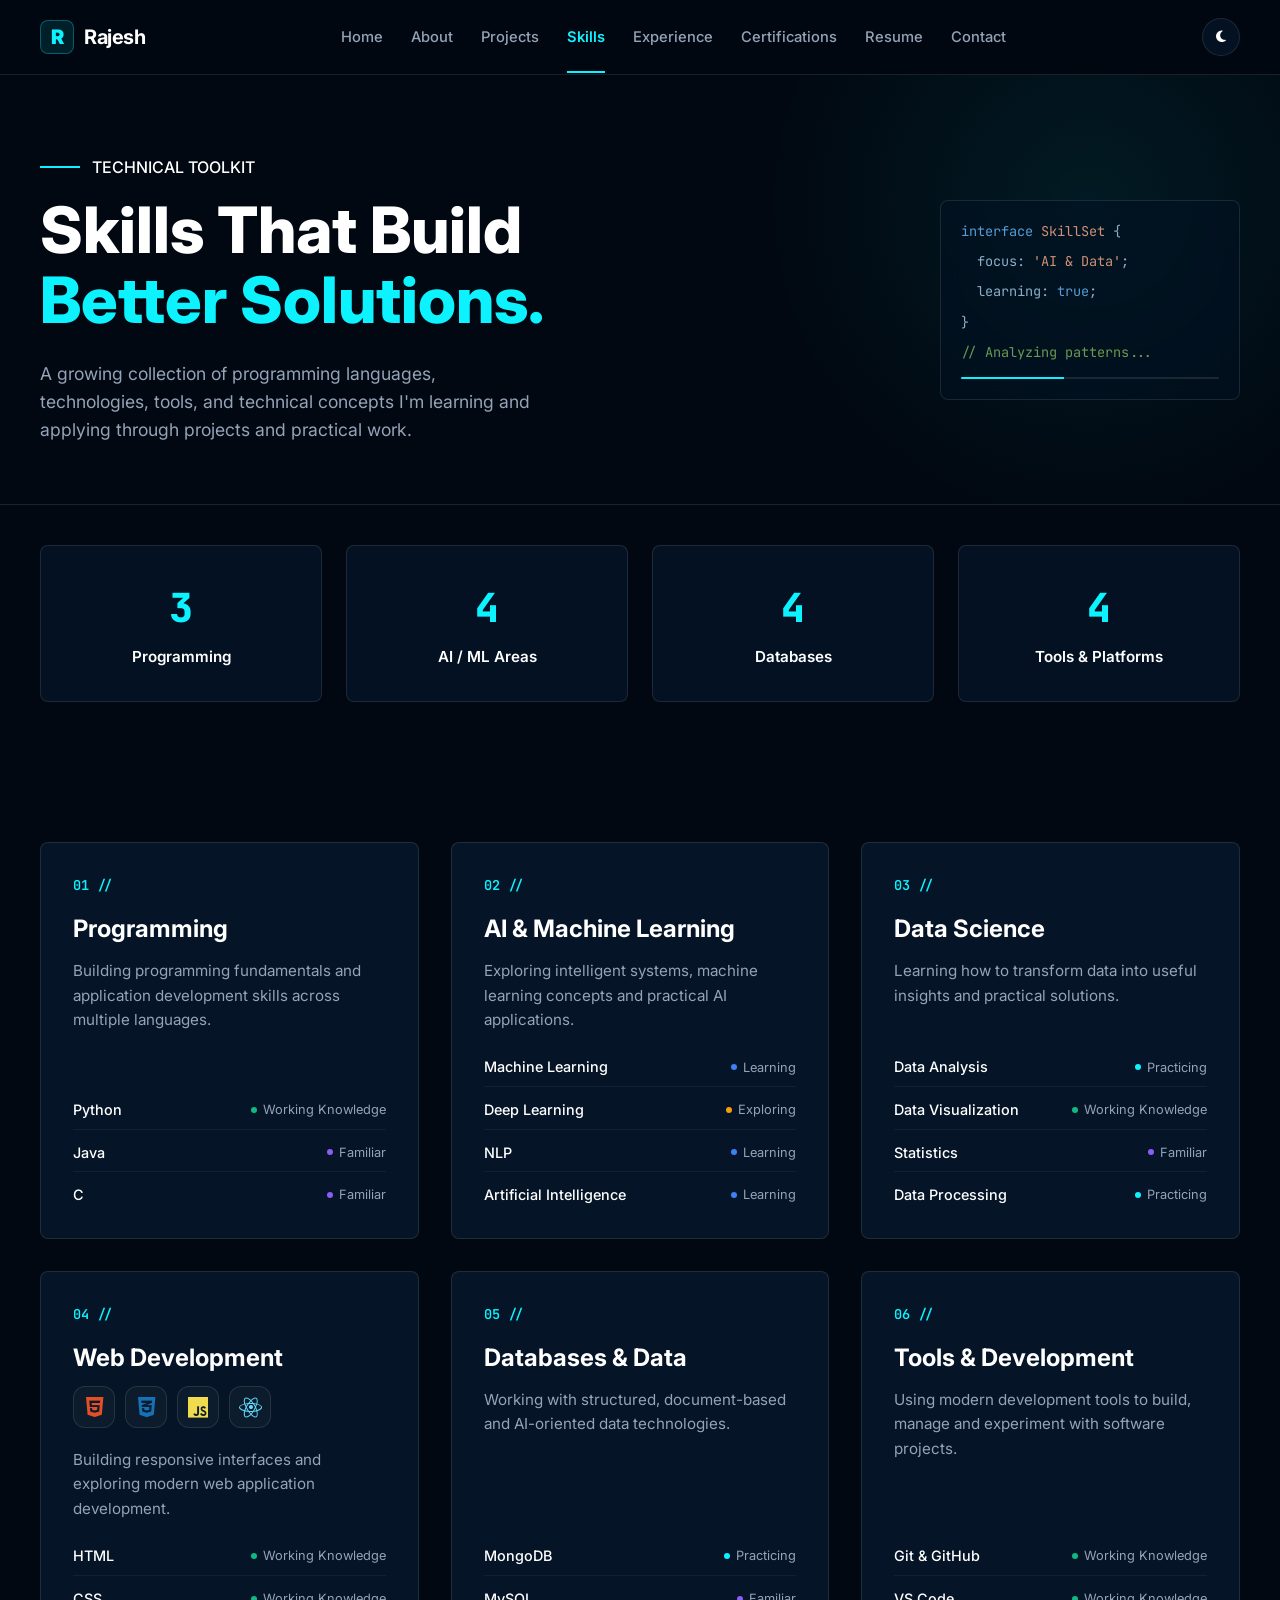
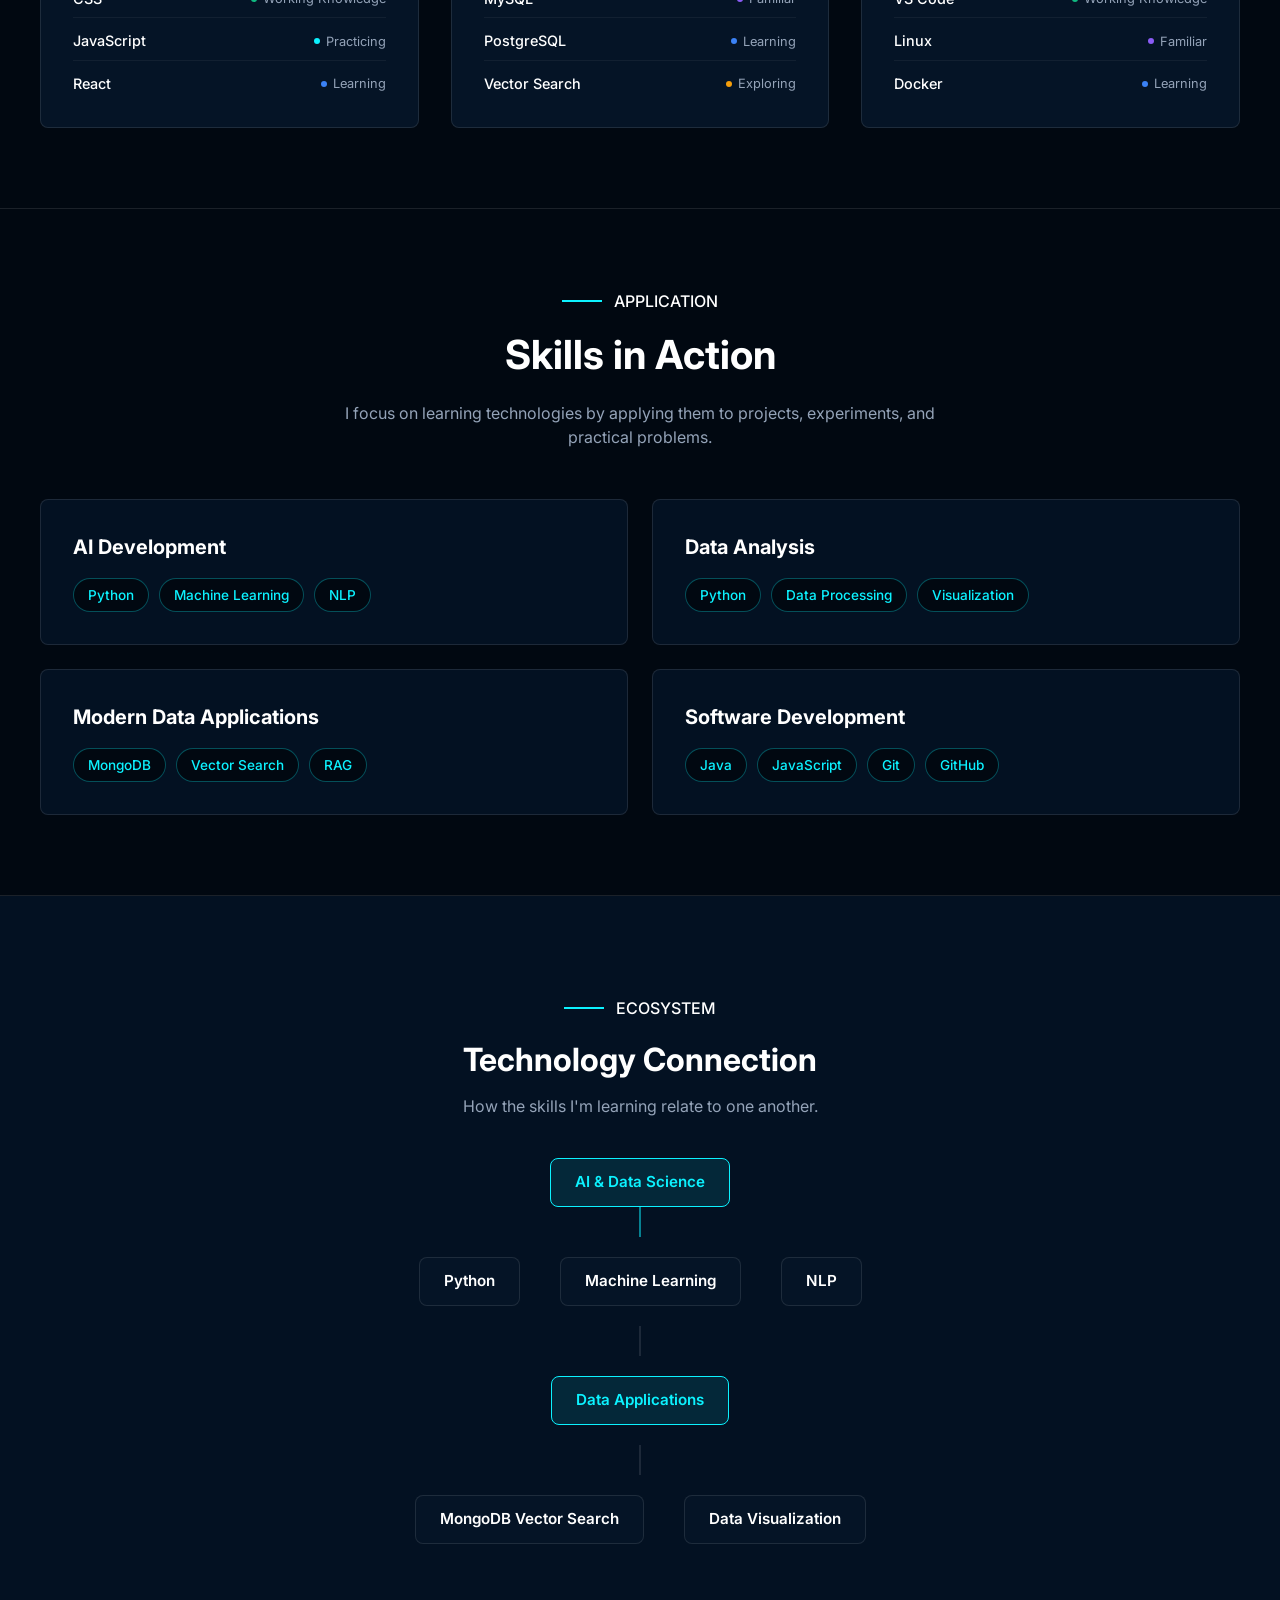
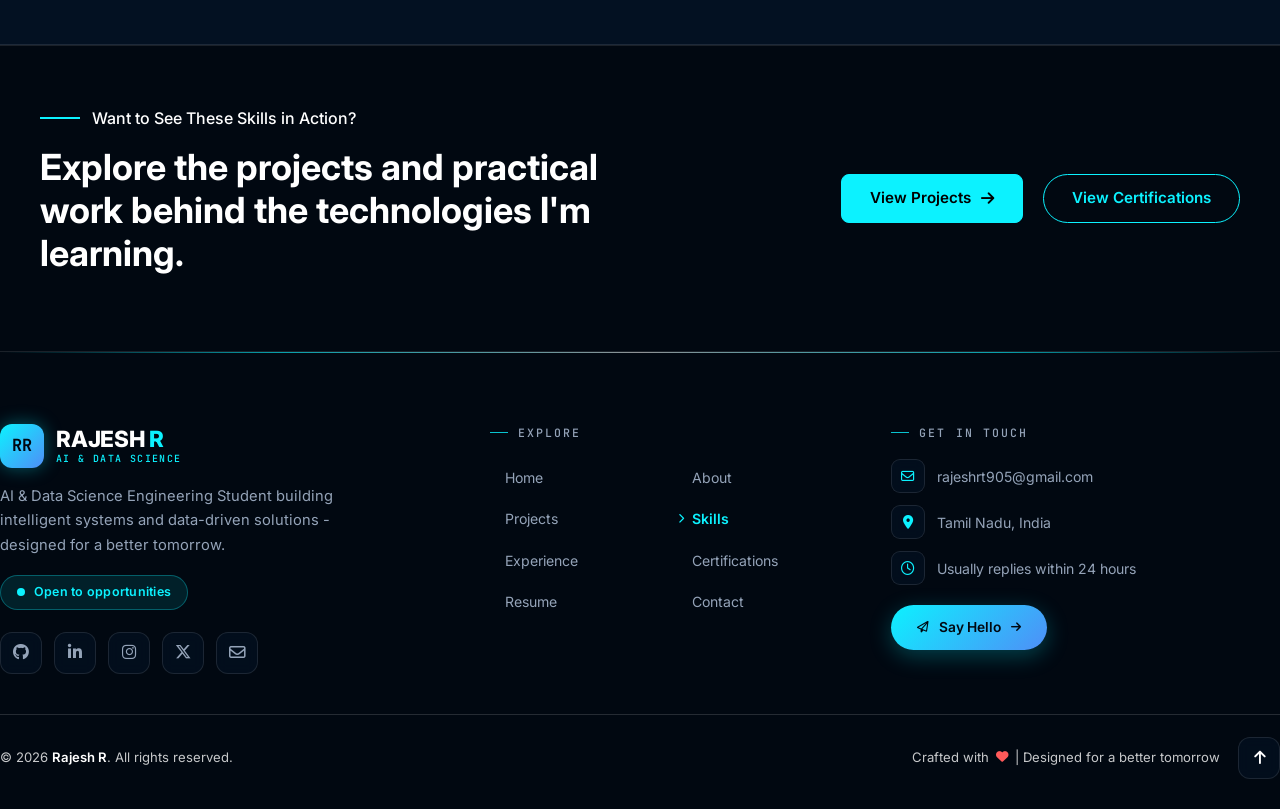
<file: pages/skills.html>
<!DOCTYPE html>
<html lang="en">

<head>
    <meta charset="UTF-8" />
    <meta name="viewport" content="width=device-width,initial-scale=1.0" />
    <title>Skills | Rajesh R</title>
  <link rel="icon" type="image/svg+xml" href="https://raw.githubusercontent.com/rajeshrt-r/Portfolio-Website/main/assets/images/icons/favicon.svg">
  <link rel="manifest" href="../manifest.webmanifest">
  <meta name="theme-color" content="#010811">

    <meta name="description"
        content="Explore the technical skills, technologies and learning areas of Rajesh R across AI, machine learning, data science, programming, databases and software development." />

    <!-- JSON-LD Structured Data -->
    <script type="application/ld+json">
    {
      "@context": "https://schema.org",
      "@type": "ProfilePage",
      "name": "Rajesh R - Technical Skills",
      "description": "Technical skills and technologies of Rajesh R across AI, machine learning, data science, programming, databases and software development.",
      "url": "https://rajeshrt-r.github.io/Portfolio-Website/pages/skills.html",
      "mainEntity": {
        "@type": "Person",
        "name": "Rajesh R",
        "jobTitle": "AI & Data Science Engineer",
        "knowsAbout": [
          "Python", "Java", "C", "JavaScript",
          "Machine Learning", "Deep Learning", "NLP", "Data Analysis",
          "HTML", "CSS", "React", "Node.js",
          "MongoDB", "MySQL", "PostgreSQL", "Vector Search",
          "Git", "Docker", "Linux", "VS Code"
        ]
      }
    }
    </script>

    <link rel="preconnect" href="https://fonts.googleapis.com" />
    <link rel="preconnect" href="https://fonts.gstatic.com" crossorigin />
    <link
        href="https://fonts.googleapis.com/css2?family=Inter:wght@300;400;500;600;700;800;900&family=JetBrains+Mono:wght@400;500&display=swap"
        rel="stylesheet" />
    <link rel="stylesheet" href="https://cdnjs.cloudflare.com/ajax/libs/font-awesome/6.5.0/css/all.min.css" />

  <link rel="stylesheet" href="../assets/css/pages/skills.css">
  <link rel="stylesheet" href="../assets/css/footer.css">
</head>

<body>

    <header>
        <div class="container nav-inner">
            <a href="../pages/home.html" class="logo" id="nav-logo">
                <span class="r-icon">R</span> Rajesh
            </a>
            <nav class="nav-links" id="desktop-nav">
                <a href="../pages/home.html">Home</a>
                <a href="../pages/about.html">About</a>
                <a href="../pages/projects.html">Projects</a>
                <a href="../pages/skills.html" class="active" aria-current="page">Skills</a>
                <a href="../pages/experience.html">Experience</a>
                <a href="../pages/certifications.html">Certifications</a>
                <a href="../pages/resume.html">Resume</a>
                <a href="../pages/contact.html">Contact</a>
            </nav>
            <div class="nav-actions">
                <button class="theme-toggle-btn" id="theme-toggle-btn" aria-label="Toggle dark/light theme"
                    title="Toggle theme">
                    <i class="fa-solid fa-moon" id="theme-icon"></i>
                </button>
                <button class="menu-toggle" id="menu-toggle-btn" aria-label="Open mobile navigation menu"
                    aria-expanded="false" aria-controls="mobile-nav">
                    <i class="fa-solid fa-bars"></i>
                </button>
            </div>
        </div>
        <div class="mobile-nav-panel" id="mobile-nav">
            <a href="../pages/home.html">Home <i class="fa-solid fa-chevron-right"></i></a>
            <a href="../pages/about.html">About <i class="fa-solid fa-chevron-right"></i></a>
            <a href="../pages/projects.html">Projects <i class="fa-solid fa-chevron-right"></i></a>
            <a href="../pages/skills.html" class="active" aria-current="page">Skills <i
                    class="fa-solid fa-chevron-right"></i></a>
            <a href="../pages/experience.html">Experience <i class="fa-solid fa-chevron-right"></i></a>
            <a href="../pages/certifications.html">Certifications <i class="fa-solid fa-chevron-right"></i></a>
            <a href="../pages/resume.html">Resume <i class="fa-solid fa-chevron-right"></i></a>
            <a href="../pages/contact.html">Contact <i class="fa-solid fa-chevron-right"></i></a>
        </div>
    </header>

    <section class="page-header">
        <div class="header-bg"></div>
        <div class="container">
            <div class="header-left">
                <div class="eyebrow">TECHNICAL TOOLKIT</div>
                <h1 class="page-title">Skills That Build<br><span class="cyan">Better Solutions.</span></h1>
                <p class="page-desc">A growing collection of programming languages, technologies, tools, and technical
                    concepts I'm learning and applying through projects and practical work.</p>
            </div>
            <div class="header-right">
                <div class="tech-visual">
                    <div><span class="keyword">interface</span> <span class="string">SkillSet</span> {</div>
                    <div>&nbsp;&nbsp;focus: <span class="string">'AI &amp; Data'</span>;</div>
                    <div>&nbsp;&nbsp;learning: <span class="keyword">true</span>;</div>
                    <div>}</div>
                    <div class="comment">// Analyzing patterns...</div>
                    <div class="tech-line"></div>
                </div>
            </div>
        </div>
    </section>

    <section class="section" style="padding-top: 40px; border-bottom: none;">
        <div class="container">
            <div class="overview-grid">
                <div class="stat-box">
                    <div class="stat-count">3</div>
                    <div class="stat-name">Programming</div>
                </div>
                <div class="stat-box">
                    <div class="stat-count">4</div>
                    <div class="stat-name">AI / ML Areas</div>
                </div>
                <div class="stat-box">
                    <div class="stat-count">4</div>
                    <div class="stat-name">Databases</div>
                </div>
                <div class="stat-box">
                    <div class="stat-count">4</div>
                    <div class="stat-name">Tools & Platforms</div>
                </div>
            </div>
        </div>
    </section>

    <section class="section" style="padding-top: 20px;">
        <div class="container">
            <div class="categories-grid">

                <!-- Category 1 -->
                <div class="cat-card">
                    <div class="cat-num">01 //</div>
                    <h3 class="cat-title">Programming</h3>
                    <p class="cat-desc">Building programming fundamentals and application development skills across
                        multiple languages.</p>
                    <div class="badge-list">
                        <div class="badge-item">
                            <span class="badge-name">Python</span>
                            <span class="badge-level level-working"><span class="level-dot"></span> Working
                                Knowledge</span>
                        </div>
                        <div class="badge-item">
                            <span class="badge-name">Java</span>
                            <span class="badge-level level-familiar"><span class="level-dot"></span> Familiar</span>
                        </div>
                        <div class="badge-item">
                            <span class="badge-name">C</span>
                            <span class="badge-level level-familiar"><span class="level-dot"></span> Familiar</span>
                        </div>
                    </div>
                </div>

                <!-- Category 2 -->
                <div class="cat-card">
                    <div class="cat-num">02 //</div>
                    <h3 class="cat-title">AI & Machine Learning</h3>
                    <p class="cat-desc">Exploring intelligent systems, machine learning concepts and practical AI
                        applications.</p>
                    <div class="badge-list">
                        <div class="badge-item">
                            <span class="badge-name">Machine Learning</span>
                            <span class="badge-level level-learning"><span class="level-dot"></span> Learning</span>
                        </div>
                        <div class="badge-item">
                            <span class="badge-name">Deep Learning</span>
                            <span class="badge-level level-exploring"><span class="level-dot"></span> Exploring</span>
                        </div>
                        <div class="badge-item">
                            <span class="badge-name">NLP</span>
                            <span class="badge-level level-learning"><span class="level-dot"></span> Learning</span>
                        </div>
                        <div class="badge-item">
                            <span class="badge-name">Artificial Intelligence</span>
                            <span class="badge-level level-learning"><span class="level-dot"></span> Learning</span>
                        </div>
                    </div>
                </div>

                <!-- Category 3 -->
                <div class="cat-card">
                    <div class="cat-num">03 //</div>
                    <h3 class="cat-title">Data Science</h3>
                    <p class="cat-desc">Learning how to transform data into useful insights and practical solutions.</p>
                    <div class="badge-list">
                        <div class="badge-item">
                            <span class="badge-name">Data Analysis</span>
                            <span class="badge-level level-practicing"><span class="level-dot"></span> Practicing</span>
                        </div>
                        <div class="badge-item">
                            <span class="badge-name">Data Visualization</span>
                            <span class="badge-level level-working"><span class="level-dot"></span> Working
                                Knowledge</span>
                        </div>
                        <div class="badge-item">
                            <span class="badge-name">Statistics</span>
                            <span class="badge-level level-familiar"><span class="level-dot"></span> Familiar</span>
                        </div>
                        <div class="badge-item">
                            <span class="badge-name">Data Processing</span>
                            <span class="badge-level level-practicing"><span class="level-dot"></span> Practicing</span>
                        </div>
                    </div>
                </div>

                <!-- Category 4 -->
                <div class="cat-card">
                    <div class="cat-num">04 //</div>
                    <h3 class="cat-title">Web Development</h3>
                    <div class="web-tech-icons" role="group" aria-label="Web development technologies">
                        <span class="web-tech-icon html" role="img" aria-label="HTML5" title="HTML5"><i class="fa-brands fa-html5" aria-hidden="true"></i></span>
                        <span class="web-tech-icon css" role="img" aria-label="CSS3" title="CSS3"><i class="fa-brands fa-css3-alt" aria-hidden="true"></i></span>
                        <span class="web-tech-icon js" role="img" aria-label="JavaScript" title="JavaScript"><i class="fa-brands fa-js" aria-hidden="true"></i></span>
                        <span class="web-tech-icon react" role="img" aria-label="React" title="React"><i class="fa-brands fa-react" aria-hidden="true"></i></span>
                    </div>
                    <p class="cat-desc">Building responsive interfaces and exploring modern web application development.
                    </p>
                    <div class="badge-list">
                        <div class="badge-item">
                            <span class="badge-name">HTML</span>
                            <span class="badge-level level-working"><span class="level-dot"></span> Working
                                Knowledge</span>
                        </div>
                        <div class="badge-item">
                            <span class="badge-name">CSS</span>
                            <span class="badge-level level-working"><span class="level-dot"></span> Working
                                Knowledge</span>
                        </div>
                        <div class="badge-item">
                            <span class="badge-name">JavaScript</span>
                            <span class="badge-level level-practicing"><span class="level-dot"></span> Practicing</span>
                        </div>
                        <div class="badge-item">
                            <span class="badge-name">React</span>
                            <span class="badge-level level-learning"><span class="level-dot"></span> Learning</span>
                        </div>
                    </div>
                </div>

                <!-- Category 5 -->
                <div class="cat-card">
                    <div class="cat-num">05 //</div>
                    <h3 class="cat-title">Databases & Data</h3>
                    <p class="cat-desc">Working with structured, document-based and AI-oriented data technologies.</p>
                    <div class="badge-list">
                        <div class="badge-item">
                            <span class="badge-name">MongoDB</span>
                            <span class="badge-level level-practicing"><span class="level-dot"></span> Practicing</span>
                        </div>
                        <div class="badge-item">
                            <span class="badge-name">MySQL</span>
                            <span class="badge-level level-familiar"><span class="level-dot"></span> Familiar</span>
                        </div>
                        <div class="badge-item">
                            <span class="badge-name">PostgreSQL</span>
                            <span class="badge-level level-learning"><span class="level-dot"></span> Learning</span>
                        </div>
                        <div class="badge-item">
                            <span class="badge-name">Vector Search</span>
                            <span class="badge-level level-exploring"><span class="level-dot"></span> Exploring</span>
                        </div>
                    </div>
                </div>

                <!-- Category 6 -->
                <div class="cat-card">
                    <div class="cat-num">06 //</div>
                    <h3 class="cat-title">Tools & Development</h3>
                    <p class="cat-desc">Using modern development tools to build, manage and experiment with software
                        projects.</p>
                    <div class="badge-list">
                        <div class="badge-item">
                            <span class="badge-name">Git & GitHub</span>
                            <span class="badge-level level-working"><span class="level-dot"></span> Working
                                Knowledge</span>
                        </div>
                        <div class="badge-item">
                            <span class="badge-name">VS Code</span>
                            <span class="badge-level level-working"><span class="level-dot"></span> Working
                                Knowledge</span>
                        </div>
                        <div class="badge-item">
                            <span class="badge-name">Linux</span>
                            <span class="badge-level level-familiar"><span class="level-dot"></span> Familiar</span>
                        </div>
                        <div class="badge-item">
                            <span class="badge-name">Docker</span>
                            <span class="badge-level level-learning"><span class="level-dot"></span> Learning</span>
                        </div>
                    </div>
                </div>

            </div>
        </div>
    </section>

    <section class="section">
        <div class="container">
            <div class="section-header">
                <div class="eyebrow">APPLICATION</div>
                <div class="section-title">
                    <h2>Skills in Action</h2>
                </div>
                <p style="color:var(--text-secondary); max-width:600px; margin: 16px auto 0;">I focus on learning
                    technologies by applying them to projects, experiments, and practical problems.</p>
            </div>

            <div class="action-grid">
                <div class="action-card">
                    <h3>AI Development</h3>
                    <div class="action-tags">
                        <span class="action-tag">Python</span>
                        <span class="action-tag">Machine Learning</span>
                        <span class="action-tag">NLP</span>
                    </div>
                </div>
                <div class="action-card">
                    <h3>Data Analysis</h3>
                    <div class="action-tags">
                        <span class="action-tag">Python</span>
                        <span class="action-tag">Data Processing</span>
                        <span class="action-tag">Visualization</span>
                    </div>
                </div>
                <div class="action-card">
                    <h3>Modern Data Applications</h3>
                    <div class="action-tags">
                        <span class="action-tag">MongoDB</span>
                        <span class="action-tag">Vector Search</span>
                        <span class="action-tag">RAG</span>
                    </div>
                </div>
                <div class="action-card">
                    <h3>Software Development</h3>
                    <div class="action-tags">
                        <span class="action-tag">Java</span>
                        <span class="action-tag">JavaScript</span>
                        <span class="action-tag">Git</span>
                        <span class="action-tag">GitHub</span>
                    </div>
                </div>
            </div>
        </div>
    </section>

    <section class="tech-map-section">
        <div class="container">
            <div class="eyebrow" style="justify-content:center;">ECOSYSTEM</div>
            <h2 style="font-size:2rem; font-weight:700; margin-bottom:10px;">Technology Connection</h2>
            <p style="color:var(--text-secondary); margin-bottom:40px;">How the skills I'm learning relate to one
                another.</p>

            <div class="map-container">
                <div class="map-row">
                    <div class="map-node core">AI &amp; Data Science</div>
                </div>
                <div style="height:30px; width:2px; background:var(--cyan); opacity:0.5; margin:-30px 0 -10px;"></div>
                <div class="map-row">
                    <div class="map-node">Python</div>
                    <div class="map-node">Machine Learning</div>
                    <div class="map-node">NLP</div>
                </div>
                <div style="height:30px; width:2px; background:var(--border-subtle); margin:-10px 0 -10px;"></div>
                <div class="map-row">
                    <div class="map-node core">Data Applications</div>
                </div>
                <div style="height:30px; width:2px; background:var(--border-subtle); margin:-10px 0 -10px;"></div>
                <div class="map-row">
                    <div class="map-node">MongoDB Vector Search</div>
                    <div class="map-node">Data Visualization</div>
                </div>
            </div>
        </div>
    </section>


    <section class="cta-section">
        <div class="cta-container">
            <div class="cta-left">
                <div class="eyebrow">Want to See These Skills in Action?</div>
                <h2>Explore the projects and practical work behind the technologies I'm learning.</h2>
            </div>
            <div class="cta-right">
                <a href="../pages/projects.html" class="btn btn-primary">View Projects <i
                        class="fa-solid fa-arrow-right"></i></a>
                <a href="../pages/certifications.html" class="btn btn-outline">View Certifications</a>
            </div>
        </div>
    </section>
      <!-- ==========================================================================
       GLOBAL FOOTER (Synced across all pages | assets/css/footer.css)
       ========================================================================== -->
  <footer class="site-footer">
    <div class="container footer-inner">
      <div class="footer-grid">

        <!-- Brand -->
        <div class="footer-brand-col">
          <a class="footer-logo" href="../pages/home.html" aria-label="Rajesh R - Home">
            <span class="footer-logo-mark">RR</span>
            <span class="footer-logo-text">RAJESH <span>R</span><span class="footer-logo-sub">AI &amp; Data Science</span></span>
          </a>
          <p class="footer-tagline">AI &amp; Data Science Engineering Student building intelligent systems and data-driven solutions - designed for a better tomorrow.</p>
          <div class="footer-availability"><span class="pulse-dot"></span>Open to opportunities</div>
          <div class="footer-social-links">
            <a href="https://github.com/rajeshrt-r" target="_blank" rel="noopener noreferrer" class="social-btn" aria-label="GitHub Profile" title="GitHub"><i class="fa-brands fa-github"></i></a>
            <a href="https://www.linkedin.com/in/rajesh-r-50ab65355" target="_blank" rel="noopener noreferrer" class="social-btn" aria-label="LinkedIn Profile" title="LinkedIn"><i class="fa-brands fa-linkedin-in"></i></a>
            <a href="https://www.instagram.com/rajesh_the_don_r" target="_blank" rel="noopener noreferrer" class="social-btn" aria-label="Instagram Profile" title="Instagram"><i class="fa-brands fa-instagram"></i></a>
            <a href="https://x.com/Rajeshrtrj" target="_blank" rel="noopener noreferrer" class="social-btn" aria-label="X (Twitter) Profile" title="X / Twitter"><i class="fa-brands fa-x-twitter"></i></a>
            <a href="mailto:rajeshrt905@gmail.com" class="social-btn" aria-label="Send Email" title="Email"><i class="fa-regular fa-envelope"></i></a>
          </div>
        </div>

        <!-- Explore navigation -->
        <nav class="footer-nav-col" aria-label="Footer navigation">
          <h3 class="footer-heading">Explore</h3>
          <ul class="footer-nav-grid">
            <li><a href="../pages/home.html"><i class="fa-solid fa-chevron-right"></i>Home</a></li>
            <li><a href="../pages/about.html"><i class="fa-solid fa-chevron-right"></i>About</a></li>
            <li><a href="../pages/projects.html"><i class="fa-solid fa-chevron-right"></i>Projects</a></li>
            <li><a href="../pages/skills.html" class="active" aria-current="page"><i class="fa-solid fa-chevron-right"></i>Skills</a></li>
            <li><a href="../pages/experience.html"><i class="fa-solid fa-chevron-right"></i>Experience</a></li>
            <li><a href="../pages/certifications.html"><i class="fa-solid fa-chevron-right"></i>Certifications</a></li>
            <li><a href="../pages/resume.html"><i class="fa-solid fa-chevron-right"></i>Resume</a></li>
            <li><a href="../pages/contact.html"><i class="fa-solid fa-chevron-right"></i>Contact</a></li>
          </ul>
        </nav>

        <!-- Contact -->
        <div class="footer-contact-col">
          <h3 class="footer-heading">Get in Touch</h3>
          <div class="footer-contact-list">
            <a class="footer-contact-item" href="mailto:rajeshrt905@gmail.com"><span class="footer-contact-icon"><i class="fa-regular fa-envelope"></i></span>rajeshrt905@gmail.com</a>
            <div class="footer-contact-item"><span class="footer-contact-icon"><i class="fa-solid fa-location-dot"></i></span>Tamil Nadu, India</div>
            <div class="footer-contact-item"><span class="footer-contact-icon"><i class="fa-regular fa-clock"></i></span>Usually replies within 24 hours</div>
          </div>
          <a class="footer-cta" href="mailto:rajeshrt905@gmail.com"><i class="fa-regular fa-paper-plane"></i>Say Hello<i class="fa-solid fa-arrow-right"></i></a>
        </div>
      </div>

      <!-- Bottom bar -->
      <div class="footer-bottom">
        <p class="copyright">&copy; 2026 <strong>Rajesh R</strong>. All rights reserved.</p>
        <div class="footer-bottom-right">
          <span class="footer-made">Crafted with <i class="fa-solid fa-heart"></i> | Designed for a better tomorrow</span>
          <button class="btn-scroll-top" id="scroll-top-btn" aria-label="Scroll back to top" title="Back to top"><i class="fa-solid fa-arrow-up"></i></button>
        </div>
      </div>
    </div>
  </footer>


  <script src="../assets/js/pages/skills.js" defer></script>
  <script src="../assets/js/pwa.js" defer></script>
</body>

</html>
</file>
<file: assets/css/pages/home.css>
:root {
      --bg-base: #010811;
      --bg-surface: #031122;
      --bg-card: #051426;
      --bg-card-hover: #071C33;
      --cyan: #0CF2FF;
      --cyan-dim: rgba(12, 242, 255, 0.1);
      --cyan-border: rgba(12, 242, 255, 0.3);
      --text-primary: #FFFFFF;
      --text-secondary: #94A3B8;
      --border-subtle: rgba(255, 255, 255, 0.1);
      --radius: 8px;
      --transition: 0.3s ease;
    }

    * {
      box-sizing: border-box;
      margin: 0;
      padding: 0;
    }

    body {
      font-family: 'Inter', sans-serif;
      background: var(--bg-base);
      color: var(--text-primary);
      line-height: 1.5;
      -webkit-font-smoothing: antialiased;
    }

    a {
      text-decoration: none;
      color: inherit;
    }

    ul {
      list-style: none;
    }

    .container {
      max-width: 1440px;
      margin: 0 auto;
      padding: 0 40px;
    }


    html {
      scroll-behavior: smooth;
    }

    body.light-theme {
      --bg-base: #F8FAFC;
      --bg-surface: #EDF2F7;
      --bg-card: #FFFFFF;
      --bg-card-hover: #F1F5F9;
      --cyan: #0284C7;
      --cyan-dim: rgba(2, 132, 199, 0.08);
      --cyan-border: rgba(2, 132, 199, 0.28);
      --cyan-glow: rgba(2, 132, 199, 0.25);
      --text-primary: #0F172A;
      --text-secondary: #475569;
      --text-muted: #64748B;
      --border-subtle: rgba(0, 0, 0, 0.08);
      --border-hover: rgba(2, 132, 199, 0.45);
    }

    body.light-theme header {
      background-color: rgba(248, 250, 252, 0.92);
    }

    .nav-actions {
      display: flex;
      align-items: center;
      gap: 16px;
    }

    .theme-toggle-btn {
      background: var(--bg-surface);
      border: 1px solid var(--border-subtle);
      color: var(--text-primary);
      width: 38px;
      height: 38px;
      border-radius: 50%;
      display: inline-flex;
      align-items: center;
      justify-content: center;
      cursor: pointer;
      transition: var(--transition);
    }

    .theme-toggle-btn:hover {
      color: var(--cyan);
      border-color: var(--cyan-border);
      transform: rotate(15deg);
    }

    .mobile-nav-panel a {
      display: flex;
      justify-content: space-between;
      align-items: center;
    }

    /* ==========================================================================
       GLOBAL NAVBAR (Synced across all pages)
       ========================================================================== */
    header {
      border-bottom: 1px solid var(--border-subtle);
      padding: 18px 0;
      background: var(--bg-base);
      position: sticky;
      top: 0;
      z-index: 100;
      backdrop-filter: blur(12px);
      background-color: rgba(1, 8, 17, 0.92);
      transition: background-color 0.3s ease, border-color 0.3s ease;
    }

    body.light-theme header {
      background-color: rgba(248, 250, 252, 0.92);
    }

    .nav-inner {
      display: flex;
      align-items: center;
      justify-content: space-between;
    }

    .logo {
      display: flex;
      align-items: center;
      gap: 10px;
      font-weight: 700;
      font-size: 1.25rem;
      letter-spacing: -0.02em;
    }

    .logo .r-icon {
      display: inline-flex;
      align-items: center;
      justify-content: center;
      width: 34px;
      height: 34px;
      border-radius: 8px;
      background: var(--cyan-dim);
      border: 1px solid var(--cyan-border);
      color: var(--cyan);
      font-weight: 900;
      font-size: 1.25rem;
    }

    .nav-links {
      display: flex;
      gap: 28px;
    }

    .nav-links a {
      font-size: 0.92rem;
      color: var(--text-secondary);
      transition: var(--transition);
      position: relative;
      padding: 6px 0;
      font-weight: 500;
    }

    .nav-links a:hover {
      color: var(--cyan);
    }

    .nav-links a.active {
      color: var(--cyan);
      font-weight: 600;
    }

    .nav-links a.active::after {
      content: '';
      position: absolute;
      bottom: -19px;
      left: 0;
      width: 100%;
      height: 2.5px;
      background: var(--cyan);
      box-shadow: 0 0 12px var(--cyan-glow);
    }

    .nav-actions {
      display: flex;
      align-items: center;
      gap: 16px;
    }

    .theme-toggle-btn {
      background: var(--bg-surface);
      border: 1px solid var(--border-subtle);
      color: var(--text-primary);
      width: 38px;
      height: 38px;
      border-radius: 50%;
      display: inline-flex;
      align-items: center;
      justify-content: center;
      cursor: pointer;
      transition: var(--transition);
    }

    .theme-toggle-btn:hover {
      color: var(--cyan);
      border-color: var(--cyan-border);
      transform: rotate(15deg);
    }

    .menu-toggle {
      display: none;
      background: transparent;
      border: none;
      color: var(--text-primary);
      font-size: 1.4rem;
      cursor: pointer;
      padding: 4px;
    }

    .mobile-nav-panel {
      position: absolute;
      top: 100%;
      left: 0;
      width: 100%;
      background: var(--bg-surface);
      border-bottom: 1px solid var(--border-subtle);
      display: none;
      flex-direction: column;
      padding: 12px 0;
      z-index: 99;
      box-shadow: 0 12px 30px rgba(0, 0, 0, 0.4);
    }

    .mobile-nav-panel.open {
      display: flex;
    }

    .mobile-nav-panel a {
      padding: 14px 40px;
      font-size: 0.95rem;
      border-bottom: 1px solid var(--border-subtle);
      color: var(--text-primary);
      display: flex;
      justify-content: space-between;
      align-items: center;
    }

    .mobile-nav-panel a:last-child {
      border-bottom: none;
    }

    .mobile-nav-panel a.active {
      color: var(--cyan);
      font-weight: 600;
    }

    /* HERO */
    .hero {
      padding: 30px 0 40px;
      position: relative;
      overflow: hidden;
      isolation: isolate;
      background: linear-gradient(120deg, #020811 0%, #061326 56%, #04101d 100%);
    }

    .hero::after {
      position: absolute;
      right: 0;
      bottom: 0;
      left: 0;
      height: 96px;
      background: linear-gradient(to bottom, transparent, var(--bg-base));
      content: '';
      pointer-events: none;
      z-index: 2;
    }

    body.light-theme .hero {
      background: var(--bg-base);
    }

    .hero-bg {
      position: absolute;
      inset: 0;
      background:
        radial-gradient(ellipse at 66% 45%, transparent 20%, rgba(1, 8, 18, 0.2) 78%),
        linear-gradient(105deg, rgba(1, 8, 18, 0.42), transparent 68%),
        radial-gradient(ellipse at 50% 50%, transparent 44%, rgba(0, 5, 15, 0.36) 100%);
      pointer-events: none;
      z-index: 1;
    }

    .hero-nebula {
      position: absolute;
      inset: 0;
      z-index: 0;
      display: block;
      width: 100%;
      height: 100%;
      pointer-events: none;
      background:
        radial-gradient(ellipse at 68% 42%, rgba(4, 115, 177, 0.2), transparent 44%),
        radial-gradient(ellipse at 85% 72%, rgba(15, 69, 160, 0.23), transparent 48%),
        radial-gradient(ellipse at 56% 78%, rgba(0, 161, 190, 0.12), transparent 38%);
      background-size: 160% 160%;
      animation: hero-nebula-fallback 34s ease-in-out infinite alternate;
    }

    .hero-nebula.is-webgl {
      background: transparent;
      animation: none;
    }

    @keyframes hero-nebula-fallback {
      from {
        background-position: 0% 20%;
      }

      to {
        background-position: 100% 80%;
      }
    }

    body.light-theme .hero-bg {
      background:
        radial-gradient(ellipse at 66% 45%, transparent 20%, rgba(15, 23, 42, 0.025) 78%),
        linear-gradient(105deg, rgba(248, 250, 252, 0.18), transparent 68%),
        radial-gradient(ellipse at 50% 50%, transparent 44%, rgba(15, 23, 42, 0.035) 100%);
    }

    body.light-theme .hero-nebula {
      opacity: 0.72;
    }

    .hero .container {
      display: flex;
      align-items: center;
      justify-content: space-between;
      position: relative;
      z-index: 3;
    }

    .hero-left {
      max-width: 600px;
    }

    .eyebrow {
      display: flex;
      align-items: center;
      gap: 12px;
      font-size: 1rem;
      color: var(--text-primary);
      margin-bottom: 12px;
      font-weight: 500;
    }

    .eyebrow::before {
      content: '';
      width: 40px;
      height: 2px;
      background: var(--cyan);
    }

    .hero-title {
      font-size: 4.5rem;
      font-weight: 800;
      line-height: 1.1;
      margin-bottom: 0px;
    }

    .hero-title .cyan {
      color: var(--cyan);
    }

    .hero-subtitle {
      font-size: 2.5rem;
      font-weight: 600;
      margin-bottom: 16px;
    }

    .hero-subtitle .cyan {
      color: var(--cyan);
    }

    .hero-desc {
      font-size: 1.1rem;
      color: var(--text-secondary);
      margin-bottom: 20px;
      line-height: 1.5;
      max-width: 500px;
    }

    .btn-group {
      display: flex;
      gap: 20px;
      margin-bottom: 20px;
      align-items: center;
    }

    .btn {
      display: inline-flex;
      align-items: center;
      justify-content: center;
      gap: 10px;
      padding: 12px 28px;
      border-radius: var(--radius);
      font-weight: 600;
      font-size: 0.95rem;
      cursor: pointer;
      transition: var(--transition);
    }

    .btn-primary {
      background: var(--cyan);
      color: #000;
      border: 1px solid var(--cyan);
    }

    .btn-primary:hover {
      background: #fff;
      border-color: #fff;
    }

    .btn-outline {
      background: transparent;
      color: var(--text-primary);
      border: 1px solid var(--border-subtle);
    }

    .btn-outline:hover {
      border-color: var(--cyan);
      color: var(--cyan);
    }

    .socials {
      display: flex;
      gap: 24px;
      font-size: 1.25rem;
      color: var(--text-primary);
    }

    .socials a:hover {
      color: var(--cyan);
    }

    .hero-center {
      position: relative;
      width: 450px;
      height: 500px;
      display: flex;
      align-items: center;
      justify-content: center;
      isolation: isolate;
    }

    .hero-scene {
      position: absolute;
      inset: 0;
      z-index: 1;
      transform: perspective(1100px)
        rotateX(var(--hero-camera-tilt-x, 0deg))
        rotateY(var(--hero-camera-tilt-y, 0deg));
      transform-style: preserve-3d;
      transition: transform 360ms cubic-bezier(0.2, 0.7, 0.2, 1);
      will-change: transform;
    }

    .hero-right {
      display: flex;
      flex-direction: column;
      justify-content: center;
      width: 200px;
      opacity: var(--hero-tagline-opacity, 1);
      transform: translate3d(0, var(--hero-tagline-y, 0px), 0);
      will-change: transform, opacity;
    }

    .hero-image {
      width: 100%;
      height: 100%;
      object-fit: contain;
      position: absolute;
    }

    .hero-portrait {
      position: absolute;
      inset: 0;
      z-index: 3;
      transform: perspective(900px)
        rotateX(var(--portrait-tilt-x, 0deg))
        rotateY(var(--portrait-tilt-y, 0deg));
      translate: 0 var(--portrait-scroll-y, 0px);
      scale: var(--portrait-scroll-scale, 1);
      transform-style: preserve-3d;
      transition: transform 220ms cubic-bezier(0.2, 0.7, 0.2, 1);
      will-change: transform, translate, scale;
    }

    .hero-portrait::after {
      position: absolute;
      inset: 4% 12% 2%;
      z-index: 2;
      background: linear-gradient(
        112deg,
        transparent 35%,
        rgba(191, 246, 255, 0.02) 43%,
        rgba(109, 228, 255, 0.22) 50%,
        rgba(191, 246, 255, 0.04) 56%,
        transparent 65%
      );
      content: '';
      opacity: 0;
      transform: translateX(-115%);
      pointer-events: none;
      mix-blend-mode: screen;
      mask-image: linear-gradient(to bottom, transparent 0%, black 12%, black 78%, transparent 100%);
      -webkit-mask-image: linear-gradient(to bottom, transparent 0%, black 12%, black 78%, transparent 100%);
    }

    @media (prefers-reduced-motion: reduce) {
      .hero-bg,
      .hero-nebula,
      .hero-scene,
      .hero-portrait,
      .hero-right {
        animation: none;
        transition: none;
        transform: none;
        opacity: 1;
      }

    }

    .code-panel {
      position: absolute;
      right: 20px;
      top: 80px;
      background: rgba(3, 17, 34, 0.8);
      border: 1px solid var(--border-subtle);
      border-radius: var(--radius);
      padding: 24px;
      backdrop-filter: blur(10px);
      z-index: 2;
      font-family: 'JetBrains Mono', monospace;
      font-size: 0.85rem;
      color: #8BAEC8;
    }

    .code-panel .keyword {
      color: #569CD6;
    }

    .code-panel .import {
      color: #C586C0;
    }

    .code-panel .comment {
      color: #6A9955;
      margin-top: 16px;
      display: block;
    }

    .side-text {
      text-align: left;
      border-left: 2px solid var(--cyan);
      padding-left: 20px;
      z-index: 2;
    }

    .side-text p {
      font-size: 1.5rem;
      line-height: 1.2;
      font-weight: 300;
    }

    .side-text p span {
      color: var(--cyan);
    }

    /* SECTIONS */
    .section {
      padding: 50px 0;
      border-top: 1px solid var(--border-subtle);
    }

    .section-header {
      display: flex;
      justify-content: space-between;
      align-items: flex-end;
      margin-bottom: 30px;
    }

    .section-title h2 {
      font-size: 2rem;
      font-weight: 700;
      margin-top: 10px;
    }

    .link-cyan {
      color: var(--cyan);
      font-weight: 500;
      font-size: 0.95rem;
      display: inline-flex;
      align-items: center;
      gap: 8px;
    }

    /* PROJECTS */
    .projects-grid {
      display: grid;
      grid-template-columns: repeat(2, minmax(0, 1fr));
      max-width: 960px;
      margin: 0 auto;
      gap: 24px;
    }

    .project-card {
      background: var(--bg-surface);
      border: 1px solid var(--border-subtle);
      border-radius: var(--radius);
      overflow: hidden;
      transition: var(--transition);
      display: flex;
      flex-direction: column;
    }

    .project-card:hover {
      border-color: var(--cyan-border);
      transform: translateY(-5px);
    }

    .p-img {
      height: 180px;
      width: 100%;
      object-fit: cover;
      border-bottom: 1px solid var(--border-subtle);
    }

    .p-content {
      padding: 20px;
      flex: 1;
      display: flex;
      flex-direction: column;
    }

    .p-title {
      font-size: 1.1rem;
      font-weight: 700;
      margin-bottom: 10px;
    }

    .p-desc {
      font-size: 0.85rem;
      color: var(--text-secondary);
      margin-bottom: 20px;
      flex: 1;
    }

    .p-tags {
      display: flex;
      flex-wrap: wrap;
      gap: 8px;
      margin-bottom: 20px;
    }

    .tag {
      font-size: 0.75rem;
      padding: 4px 12px;
      border: 1px solid var(--border-subtle);
      border-radius: 20px;
      color: var(--text-secondary);
    }

    .p-footer {
      display: flex;
      justify-content: space-between;
      padding-top: 16px;
      border-top: 1px solid var(--border-subtle);
      font-size: 0.85rem;
    }

    .p-footer a {
      display: flex;
      align-items: center;
      gap: 6px;
      color: var(--text-primary);
      transition: var(--transition);
    }

    .p-footer a:hover {
      color: var(--cyan);
    }

    /* SKILLS */
    .skills-card {
      background: #051426;
      border: 1px solid rgba(12, 242, 255, 0.18);
      border-radius: 20px;
      padding: 36px;
      box-shadow: 0 8px 40px rgba(0, 0, 0, 0.4);
      position: relative;
      overflow: hidden;
    }

    .skills-card::before {
      content: '';
      position: absolute;
      top: 0;
      left: 0;
      right: 0;
      height: 2px;
      background: linear-gradient(90deg, transparent 0%, var(--cyan) 40%, var(--cyan) 60%, transparent 100%);
      opacity: 0.45;
    }

    .skills-grid {
      display: grid;
      grid-template-columns: repeat(6, 1fr);
      gap: 20px;
    }

    .skill-col {
      background: #071C33;
      border: 1px solid rgba(12, 242, 255, 0.2);
      border-radius: 14px;
      padding: 24px 20px;
      transition: border-color 0.3s ease, box-shadow 0.3s ease, transform 0.3s ease;
    }

    .skill-col:hover {
      border-color: rgba(12, 242, 255, 0.55);
      box-shadow: 0 0 24px rgba(12, 242, 255, 0.12);
      transform: translateY(-4px);
    }

    .skill-col h3 {
      font-size: 0.95rem;
      font-weight: 600;
      margin-bottom: 16px;
      display: flex;
      align-items: center;
      gap: 8px;
      padding-bottom: 14px;
      border-bottom: 1px solid var(--border-subtle);
    }

    .skill-col h3 i {
      color: var(--cyan);
      font-size: 1rem;
    }

    .skill-col ul {
      display: flex;
      flex-direction: column;
      gap: 10px;
    }

    .skill-col li {
      font-size: 0.875rem;
      color: var(--text-secondary);
      display: flex;
      align-items: center;
      gap: 8px;
      transition: color var(--transition);
    }

    .skill-col li::before {
      content: '';
      width: 5px;
      height: 5px;
      border-radius: 50%;
      background: var(--cyan);
      opacity: 0.55;
      flex-shrink: 0;
    }

    .skill-col:hover li {
      color: var(--text-primary);
    }

    /* CTA / FOOTER */
    .cta-section {
      position: relative;
      padding: 60px 0;
      border-top: 1px solid var(--border-subtle);
      overflow: hidden;
    }

    .cta-bg {
      position: absolute;
      inset: 0;
      background: linear-gradient(to top, var(--bg-base) 0%, rgba(1, 8, 17, 0.75) 100%);
      background-size: cover;
      background-position: center;
      background-repeat: no-repeat;
      z-index: 0;
    }

    .cta-container {
      position: relative;
      z-index: 1;
      display: grid;
      grid-template-columns: 1fr 1fr 1fr;
      gap: 40px;
      align-items: center;
      max-width: 1440px;
      margin: 0 auto;
      padding: 0 40px;
    }

    .cta-left h2 {
      font-size: 2.25rem;
      font-weight: 700;
      line-height: 1.2;
      margin: 16px 0;
    }

    .cta-left h2 span {
      color: var(--cyan);
    }

    .cta-left p {
      color: var(--text-secondary);
      font-size: 1rem;
    }

    .cta-mid {
      display: flex;
      justify-content: space-around;
      text-align: center;
    }

    .stat-num {
      font-size: 2.5rem;
      font-weight: 700;
      color: var(--cyan);
      margin-bottom: 8px;
    }

    .stat-label {
      font-size: 0.85rem;
      color: var(--text-secondary);
    }

    .cta-right {
      display: flex;
      flex-direction: column;
      align-items: flex-end;
      gap: 12px;
      margin-left: 20px;
    }

    .contact-links {
      display: flex;
      flex-direction: column;
      gap: 8px;
      align-items: flex-end;
    }

    .contact-links a {
      display: flex;
      align-items: center;
      gap: 10px;
      font-size: 0.9rem;
      color: var(--text-secondary);
      transition: var(--transition);
    }

    .contact-links a i {
      color: var(--cyan);
      font-size: 1.1rem;
    }

    .contact-links a:hover {
      color: var(--text-primary);
    }

    @media (max-width: 1200px) {
      .projects-grid {
        grid-template-columns: repeat(2, 1fr);
      }

      .skills-card {
        padding: 24px;
      }

      .skills-grid {
        grid-template-columns: repeat(3, 1fr);
      }

      .cta-container {
        grid-template-columns: 1fr;
        text-align: center;
      }

      .cta-left {
        margin: 0 auto;
      }

      .cta-right,
      .contact-links {
        align-items: center;
      }

      .side-text {
        display: none;
      }
    }

    @media (max-width: 768px) {
      .hero-nebula.is-webgl {
        background:
          radial-gradient(ellipse at 68% 30%, rgba(4, 115, 177, 0.34), transparent 52%),
          radial-gradient(ellipse at 82% 55%, rgba(15, 69, 160, 0.36), transparent 54%),
          radial-gradient(ellipse at 42% 72%, rgba(0, 161, 190, 0.24), transparent 48%);
        background-size: 180% 180%;
      }

      .hero .container {
        flex-direction: column;
        text-align: left;
      }

      .eyebrow {
        justify-content: flex-start;
      }

      .btn-group,
      .socials {
        justify-content: flex-start;
      }

      .hero-center {
        width: 100%;
        height: 400px;
        margin-top: 40px;
      }

      .code-panel {
        display: none;
      }

      .nav-links {
        display: none;
      }

      .menu-toggle {
        display: block;
      }

      .projects-grid,
      .skills-grid {
        grid-template-columns: repeat(2, 1fr);
      }

      .skills-card {
        padding: 16px;
      }

      .cta-mid {
        flex-direction: column;
        gap: 24px;
      }
    }
</file>
<file: assets/css/footer.css>
/* ==========================================================================
   GLOBAL FOOTER — Mountain Horizon Design
   Strictly synced across all pages. Loaded AFTER each page's own stylesheet
   so this single source of truth guarantees every page renders the same
   footer. The mountain scene (footer-bg.png) is the full footer backdrop,
   faded into the page background with a dark gradient overlay.
   ========================================================================== */

.site-footer {
  position: relative;
  overflow: hidden;
  border-top: 1px solid var(--border-subtle);
  background-color: var(--bg-base);
  background-image:
    linear-gradient(180deg,
      var(--bg-base) 0%,
      rgba(1, 8, 17, 0.30) 20%,
      rgba(1, 8, 17, 0.55) 55%,
      rgba(1, 8, 17, 0.90) 100%),
    url('https://raw.githubusercontent.com/rajeshrt-r/Portfolio-Website/main/assets/images/backgrounds/footer-bg.png');
  background-size: cover;
  background-position: center bottom;
  background-repeat: no-repeat;
}

body.light-theme .site-footer {
  background-image:
    linear-gradient(180deg,
      var(--bg-base) 0%,
      rgba(248, 250, 252, 0.35) 20%,
      rgba(248, 250, 252, 0.60) 55%,
      rgba(248, 250, 252, 0.92) 100%),
    url('https://raw.githubusercontent.com/rajeshrt-r/Portfolio-Website/main/assets/images/backgrounds/footer-bg.png');
}

/* Horizon glow line separating footer from the page above */
.site-footer::before {
  content: '';
  position: absolute;
  top: 0;
  left: 0;
  right: 0;
  height: 1px;
  background: linear-gradient(90deg,
      transparent 0%,
      var(--cyan) 22%,
      rgba(255, 255, 255, 0.85) 50%,
      var(--cyan) 78%,
      transparent 100%);
  opacity: 0.65;
  z-index: 2;
  pointer-events: none;
}

.site-footer .footer-inner {
  position: relative;
  z-index: 1;
  padding: 72px 0 30px;
}

/* ---------- Main grid: brand | explore | contact ---------- */
.footer-grid {
  display: grid;
  grid-template-columns: 1.25fr 1fr 1.1fr;
  gap: 48px;
  align-items: start;
  padding-bottom: 40px;
}

/* ---------- Brand column ---------- */
.footer-logo {
  display: inline-flex;
  align-items: center;
  gap: 12px;
  margin-bottom: 16px;
}

.footer-logo-mark {
  display: inline-flex;
  align-items: center;
  justify-content: center;
  width: 44px;
  height: 44px;
  border-radius: 12px;
  font-family: 'JetBrains Mono', monospace;
  font-size: 1.05rem;
  font-weight: 700;
  letter-spacing: 0.02em;
  color: #010811;
  background: linear-gradient(135deg, var(--cyan) 0%, #4F8EF7 100%);
  box-shadow: 0 0 18px var(--cyan-glow, rgba(12, 242, 255, 0.35));
  flex-shrink: 0;
}

.footer-logo-text {
  font-size: 1.4rem;
  font-weight: 800;
  letter-spacing: -0.01em;
  color: var(--text-primary);
  line-height: 1.1;
}

.footer-logo-text span {
  color: var(--cyan);
}

.footer-logo-sub {
  display: block;
  font-family: 'JetBrains Mono', monospace;
  font-size: 0.62rem;
  font-weight: 500;
  letter-spacing: 0.14em;
  text-transform: uppercase;
  color: var(--text-secondary);
  margin-top: 3px;
}

.footer-tagline {
  font-size: 0.92rem;
  color: var(--text-secondary);
  max-width: 340px;
  line-height: 1.65;
  margin-bottom: 18px;
}

.footer-availability {
  display: inline-flex;
  align-items: center;
  gap: 9px;
  font-size: 0.78rem;
  font-weight: 600;
  letter-spacing: 0.02em;
  color: var(--cyan);
  background: var(--cyan-dim, rgba(12, 242, 255, 0.1));
  border: 1px solid var(--cyan-border, rgba(12, 242, 255, 0.3));
  border-radius: 999px;
  padding: 7px 16px;
  margin-bottom: 22px;
  width: max-content;
}

.pulse-dot {
  width: 8px;
  height: 8px;
  border-radius: 50%;
  background: var(--cyan);
  box-shadow: 0 0 0 0 var(--cyan-glow, rgba(12, 242, 255, 0.5));
  animation: pulseDot 2s ease-out infinite;
}

@keyframes pulseDot {
  0%   { box-shadow: 0 0 0 0 var(--cyan-glow, rgba(12, 242, 255, 0.5)); }
  70%  { box-shadow: 0 0 0 9px transparent; }
  100% { box-shadow: 0 0 0 0 transparent; }
}

/* ---------- Social icons ---------- */
.footer-social-links {
  display: flex;
  gap: 12px;
  flex-wrap: wrap;
}

.social-btn {
  width: 42px;
  height: 42px;
  border-radius: 12px;
  background: rgba(3, 17, 34, 0.72);
  backdrop-filter: blur(6px);
  border: 1px solid var(--border-subtle);
  display: inline-flex;
  align-items: center;
  justify-content: center;
  color: var(--text-secondary);
  font-size: 1.02rem;
  transition: var(--transition);
}

.social-btn:hover {
  border-color: var(--cyan);
  color: var(--cyan);
  box-shadow: 0 0 14px var(--cyan-glow, rgba(12, 242, 255, 0.35));
  transform: translateY(-3px);
}

body.light-theme .social-btn {
  background: rgba(255, 255, 255, 0.75);
}

body.light-theme .social-btn:hover {
  color: var(--cyan);
}

/* ---------- Column headings ---------- */
.footer-heading {
  font-family: 'JetBrains Mono', monospace;
  font-size: 0.72rem;
  font-weight: 500;
  letter-spacing: 0.18em;
  text-transform: uppercase;
  color: var(--text-secondary);
  margin-bottom: 18px;
  display: flex;
  align-items: center;
  gap: 10px;
}

.footer-heading::before {
  content: '';
  display: inline-block;
  width: 18px;
  height: 1px;
  background: var(--cyan);
  opacity: 0.8;
}

/* ---------- Explore navigation ---------- */
.footer-nav-grid {
  display: grid;
  grid-template-columns: repeat(2, minmax(0, 1fr));
  gap: 4px 20px;
}

.footer-nav-grid a {
  display: inline-flex;
  align-items: center;
  gap: 8px;
  font-size: 0.88rem;
  color: var(--text-secondary);
  padding: 7px 10px;
  margin-left: -10px;
  border-radius: 8px;
  border: 1px solid transparent;
  transition: var(--transition);
}

.footer-nav-grid a i {
  font-size: 0.62rem;
  color: var(--cyan);
  opacity: 0;
  transform: translateX(-4px);
  transition: var(--transition);
}

.footer-nav-grid a:hover {
  color: var(--text-primary);
  background: rgba(12, 242, 255, 0.06);
  border-color: var(--cyan-border, rgba(12, 242, 255, 0.3));
}

.footer-nav-grid a:hover i {
  opacity: 1;
  transform: translateX(0);
}

.footer-nav-grid a.active {
  color: var(--cyan);
  font-weight: 600;
}

.footer-nav-grid a.active i {
  opacity: 1;
  transform: translateX(0);
}

body.light-theme .footer-nav-grid a:hover {
  background: rgba(2, 132, 199, 0.07);
}

/* ---------- Contact column ---------- */
.footer-contact-list {
  display: flex;
  flex-direction: column;
  gap: 12px;
  margin-bottom: 20px;
}

.footer-contact-item {
  display: inline-flex;
  align-items: center;
  gap: 12px;
  font-size: 0.88rem;
  color: var(--text-secondary);
  transition: var(--transition);
  width: max-content;
  max-width: 100%;
}

a.footer-contact-item:hover {
  color: var(--cyan);
}

.footer-contact-icon {
  display: inline-flex;
  align-items: center;
  justify-content: center;
  width: 34px;
  height: 34px;
  border-radius: 9px;
  flex-shrink: 0;
  background: rgba(3, 17, 34, 0.72);
  backdrop-filter: blur(6px);
  border: 1px solid var(--border-subtle);
  color: var(--cyan);
  font-size: 0.85rem;
}

body.light-theme .footer-contact-icon {
  background: rgba(255, 255, 255, 0.75);
}

.footer-cta {
  display: inline-flex;
  align-items: center;
  gap: 10px;
  font-size: 0.86rem;
  font-weight: 600;
  color: #010811;
  background: linear-gradient(135deg, var(--cyan) 0%, #4F8EF7 100%);
  border-radius: 30px;
  padding: 12px 26px;
  width: max-content;
  transition: var(--transition);
  box-shadow: 0 6px 22px rgba(12, 242, 255, 0.25);
}

.footer-cta i {
  font-size: 0.72rem;
}

.footer-cta:hover {
  transform: translateY(-2px);
  box-shadow: 0 10px 28px rgba(12, 242, 255, 0.4);
}

/* ---------- Bottom bar ---------- */
.footer-bottom {
  display: flex;
  align-items: center;
  justify-content: space-between;
  gap: 16px;
  flex-wrap: wrap;
  border-top: 1px solid rgba(255, 255, 255, 0.14);
  padding-top: 22px;
  font-size: 0.82rem;
  color: rgba(255, 255, 255, 0.78);
}

body.light-theme .footer-bottom {
  border-top-color: rgba(15, 23, 42, 0.12);
  color: var(--text-secondary);
}

.footer-bottom .copyright strong {
  color: var(--text-primary);
  font-weight: 600;
}

body.light-theme .footer-bottom .copyright strong {
  color: var(--text-primary);
}

.footer-bottom-right {
  display: flex;
  align-items: center;
  gap: 18px;
}

.footer-made {
  display: inline-flex;
  align-items: center;
  gap: 7px;
}

.footer-made i {
  color: #FF5A5A;
  font-size: 0.78rem;
}

.btn-scroll-top {
  width: 42px;
  height: 42px;
  border-radius: 12px;
  background: rgba(3, 17, 34, 0.72);
  backdrop-filter: blur(6px);
  border: 1px solid var(--border-subtle);
  color: var(--text-primary);
  display: inline-flex;
  align-items: center;
  justify-content: center;
  cursor: pointer;
  font-size: 0.95rem;
  transition: var(--transition);
}

.btn-scroll-top:hover {
  border-color: var(--cyan);
  color: var(--cyan);
  box-shadow: 0 0 14px var(--cyan-glow, rgba(12, 242, 255, 0.35));
  transform: translateY(-3px);
}

body.light-theme .btn-scroll-top {
  background: rgba(255, 255, 255, 0.75);
}

/* ---------- Responsive ---------- */
@media (max-width: 1024px) {
  .footer-grid {
    grid-template-columns: 1fr 1fr;
    gap: 40px;
  }

  .footer-contact-col {
    grid-column: 1 / -1;
  }
}

@media (max-width: 640px) {
  .site-footer .footer-inner {
    padding: 52px 0 26px;
  }

  .footer-grid {
    grid-template-columns: 1fr;
    gap: 34px;
    padding-bottom: 30px;
  }

  .footer-nav-grid {
    grid-template-columns: 1fr 1fr;
    gap: 2px 12px;
  }

  .footer-tagline {
    max-width: 100%;
  }

  .footer-bottom {
    flex-direction: column;
    align-items: flex-start;
  }

  .footer-bottom-right {
    width: 100%;
    justify-content: space-between;
  }
}

@media (max-width: 420px) {
  .footer-nav-grid {
    grid-template-columns: 1fr;
  }
}
</file>
<file: assets/css/pages/projects.css>
/* ==========================================================================
       DESIGN SYSTEM & THEME TOKENS (Strictly identical across all 8 pages)
       ========================================================================== */
    :root {
      --bg-base: #010811;
      --bg-surface: #031122;
      --bg-card: #051426;
      --bg-card-hover: #071C33;
      --cyan: #0CF2FF;
      --cyan-dim: rgba(12, 242, 255, 0.1);
      --cyan-border: rgba(12, 242, 255, 0.28);
      --cyan-glow: rgba(12, 242, 255, 0.35);
      --text-primary: #FFFFFF;
      --text-secondary: #94A3B8;
      --text-muted: #64748B;
      --border-subtle: rgba(255, 255, 255, 0.08);
      --border-hover: rgba(12, 242, 255, 0.45);
      --radius-sm: 6px;
      --radius: 12px;
      --radius-lg: 16px;
      --radius-xl: 20px;
      --transition: 0.28s cubic-bezier(0.4, 0, 0.2, 1);
      --font-sans: 'Inter', -apple-system, BlinkMacSystemFont, sans-serif;
      --font-script: 'Caveat', cursive;
      --font-mono: 'JetBrains Mono', monospace;
    }

    body.light-theme {
      --bg-base: #F8FAFC;
      --bg-surface: #EDF2F7;
      --bg-card: #FFFFFF;
      --bg-card-hover: #F1F5F9;
      --cyan: #0284C7;
      --cyan-dim: rgba(2, 132, 199, 0.08);
      --cyan-border: rgba(2, 132, 199, 0.28);
      --cyan-glow: rgba(2, 132, 199, 0.25);
      --text-primary: #0F172A;
      --text-secondary: #475569;
      --text-muted: #64748B;
      --border-subtle: rgba(0, 0, 0, 0.08);
      --border-hover: rgba(2, 132, 199, 0.45);
    }

    * {
      box-sizing: border-box;
      margin: 0;
      padding: 0;
    }

    html {
      scroll-behavior: smooth;
    }

    body {
      font-family: var(--font-sans);
      background: var(--bg-base);
      color: var(--text-primary);
      line-height: 1.55;
      -webkit-font-smoothing: antialiased;
      overflow-x: hidden;
      transition: background 0.3s ease, color 0.3s ease;
    }

    a {
      text-decoration: none;
      color: inherit;
    }

    ul {
      list-style: none;
    }

    button {
      font-family: inherit;
    }

    .container {
      max-width: 1440px;
      margin: 0 auto;
      padding: 0 40px;
    }

    .cyan {
      color: var(--cyan);
    }

    .eyebrow {
      display: inline-flex;
      align-items: center;
      gap: 10px;
      font-size: 0.82rem;
      font-weight: 700;
      letter-spacing: 0.12em;
      color: var(--cyan);
      text-transform: uppercase;
      margin-bottom: 12px;
    }

    .eyebrow-bar {
      width: 24px;
      height: 3px;
      background: var(--cyan);
      border-radius: 2px;
      display: inline-block;
    }

    /* ==========================================================================
       GLOBAL NAVBAR (Synced across all 8 pages)
       ========================================================================== */
    header {
      border-bottom: 1px solid var(--border-subtle);
      padding: 18px 0;
      background: var(--bg-base);
      position: sticky;
      top: 0;
      z-index: 100;
      backdrop-filter: blur(12px);
      background-color: rgba(1, 8, 17, 0.92);
      transition: background-color 0.3s ease, border-color 0.3s ease;
    }

    body.light-theme header {
      background-color: rgba(248, 250, 252, 0.92);
    }

    .nav-inner {
      display: flex;
      align-items: center;
      justify-content: space-between;
    }

    .logo {
      display: flex;
      align-items: center;
      gap: 10px;
      font-weight: 700;
      font-size: 1.25rem;
      letter-spacing: -0.02em;
    }

    .logo .r-icon {
      display: inline-flex;
      align-items: center;
      justify-content: center;
      width: 34px;
      height: 34px;
      border-radius: 8px;
      background: var(--cyan-dim);
      border: 1px solid var(--cyan-border);
      color: var(--cyan);
      font-weight: 900;
      font-size: 1.25rem;
    }

    .nav-links {
      display: flex;
      gap: 28px;
    }

    .nav-links a {
      font-size: 0.92rem;
      color: var(--text-secondary);
      transition: var(--transition);
      position: relative;
      padding: 6px 0;
      font-weight: 500;
    }

    .nav-links a:hover {
      color: var(--cyan);
    }

    .nav-links a.active {
      color: var(--cyan);
      font-weight: 600;
    }

    .nav-links a.active::after {
      content: '';
      position: absolute;
      bottom: -19px;
      left: 0;
      width: 100%;
      height: 2.5px;
      background: var(--cyan);
      box-shadow: 0 0 12px var(--cyan-glow);
    }

    .nav-actions {
      display: flex;
      align-items: center;
      gap: 16px;
    }

    .theme-toggle-btn {
      background: var(--bg-surface);
      border: 1px solid var(--border-subtle);
      color: var(--text-primary);
      width: 38px;
      height: 38px;
      border-radius: 50%;
      display: inline-flex;
      align-items: center;
      justify-content: center;
      cursor: pointer;
      transition: var(--transition);
    }

    .theme-toggle-btn:hover {
      color: var(--cyan);
      border-color: var(--cyan-border);
      transform: rotate(15deg);
    }

    .menu-toggle {
      display: none;
      background: transparent;
      border: none;
      color: var(--text-primary);
      font-size: 1.4rem;
      cursor: pointer;
      padding: 4px;
    }

    .mobile-nav-panel {
      position: absolute;
      top: 100%;
      left: 0;
      width: 100%;
      background: var(--bg-surface);
      border-bottom: 1px solid var(--border-subtle);
      display: none;
      flex-direction: column;
      padding: 12px 0;
      z-index: 99;
      box-shadow: 0 12px 30px rgba(0, 0, 0, 0.4);
    }

    .mobile-nav-panel.open {
      display: flex;
    }

    .mobile-nav-panel a {
      padding: 14px 40px;
      font-size: 0.95rem;
      border-bottom: 1px solid var(--border-subtle);
      color: var(--text-primary);
      display: flex;
      justify-content: space-between;
      align-items: center;
    }

    .mobile-nav-panel a:last-child {
      border-bottom: none;
    }

    .mobile-nav-panel a.active {
      color: var(--cyan);
      font-weight: 600;
    }

    /* ==========================================================================
       SECTION 1: PAGE HERO (Exact Reference Image 3 Layout)
       ========================================================================== */
    .projects-hero {
      padding: 56px 0 60px;
      position: relative;
      overflow: hidden;
      border-bottom: 1px solid var(--border-subtle);
      background: radial-gradient(circle at 65% 25%, rgba(12, 242, 255, 0.06) 0%, transparent 65%);
    }

    .hero-grid {
      display: grid;
      grid-template-columns: 1.15fr 0.95fr;
      gap: 48px;
      align-items: center;
    }

    .hero-left {
      display: flex;
      flex-direction: column;
      gap: 18px;
    }

    .hero-title {
      font-size: 3.8rem;
      font-weight: 900;
      line-height: 1.1;
      letter-spacing: -0.03em;
    }

    .hero-desc {
      font-size: 1.05rem;
      color: var(--text-secondary);
      line-height: 1.68;
      max-width: 580px;
    }

    /* Quick Stats Row (4 Items with icons) */
    .hero-stats-row {
      display: grid;
      grid-template-columns: repeat(4, auto);
      gap: 24px;
      margin-top: 14px;
      padding-top: 20px;
      border-top: 1px solid var(--border-subtle);
      justify-content: start;
    }

    .stat-chip {
      display: flex;
      align-items: center;
      gap: 12px;
    }

    .stat-chip-icon {
      width: 40px;
      height: 40px;
      border-radius: var(--radius-sm);
      background: var(--cyan-dim);
      border: 1px solid var(--cyan-border);
      color: var(--cyan);
      display: flex;
      align-items: center;
      justify-content: center;
      font-size: 1.1rem;
      flex-shrink: 0;
      transition: var(--transition);
    }

    .stat-chip:hover .stat-chip-icon {
      background: var(--cyan);
      color: #010811;
      transform: scale(1.05);
    }

    .stat-chip-info {
      display: flex;
      flex-direction: column;
      gap: 2px;
    }

    .stat-chip-num {
      font-size: 1.35rem;
      font-weight: 800;
      color: var(--text-primary);
      line-height: 1.1;
    }

    .stat-chip-label {
      font-size: 0.78rem;
      color: var(--text-secondary);
      font-weight: 500;
      text-transform: uppercase;
      letter-spacing: 0.05em;
    }

    /* Hero Right: Laptop IDE Visual with Floating Badges & Cursive Script */
    .hero-visual-col {
      position: relative;
      display: flex;
      justify-content: center;
      align-items: center;
    }

    .laptop-art-wrapper {
      position: relative;
      width: 100%;
      max-width: 520px;
      display: flex;
      justify-content: center;
      align-items: center;
    }

    /* Glowing Backdrop Aura */
    .hero-art-glow {
      position: absolute;
      width: 380px;
      height: 280px;
      background: radial-gradient(circle, rgba(12, 242, 255, 0.22) 0%, rgba(2, 132, 199, 0.08) 50%, transparent 75%);
      filter: blur(40px);
      z-index: 1;
      pointer-events: none;
    }

    .floating-tech-badge {
      position: absolute;
      z-index: 3;
      display: flex;
      align-items: center;
      justify-content: center;
      width: 44px;
      height: 44px;
      border: 1px solid var(--cyan-border);
      border-radius: 12px;
      background: rgba(3, 17, 34, 0.92);
      color: var(--cyan);
      box-shadow: 0 0 20px rgba(12, 242, 255, 0.18);
      font-size: 1.25rem;
      animation: project-badge-float 4s ease-in-out infinite;
      pointer-events: none;
    }

    .badge-python {
      top: 22%;
      left: 2%;
    }

    .badge-mongo {
      bottom: 18%;
      left: 8%;
      animation-delay: -1s;
    }

    .badge-react {
      top: 34%;
      right: 4%;
      animation-delay: -2s;
    }

    .badge-ai {
      right: 10%;
      bottom: 14%;
      font-family: var(--font-mono);
      font-size: 0.9rem;
      font-weight: 700;
      animation-delay: -3s;
    }

    @keyframes project-badge-float {
      0%,
      100% {
        translate: 0 0;
      }

      50% {
        translate: 0 -8px;
      }
    }

    /* Laptop Device Mockup */
    .laptop-device {
      position: relative;
      z-index: 2;
      width: 100%;
      max-width: 440px;
      display: flex;
      flex-direction: column;
      align-items: center;
    }

    .laptop-screen {
      width: 100%;
      height: 250px;
      background: #020b18;
      border: 3px solid #142842;
      border-radius: 12px 12px 0 0;
      box-shadow: 0 0 30px rgba(12, 242, 255, 0.25), inset 0 0 20px rgba(0, 0, 0, 0.8);
      overflow: hidden;
      position: relative;
      display: flex;
      flex-direction: column;
    }

    .screen-header {
      background: #06152a;
      padding: 8px 12px;
      display: flex;
      align-items: center;
      gap: 6px;
      border-bottom: 1px solid rgba(12, 242, 255, 0.15);
    }

    .dot {
      width: 8px;
      height: 8px;
      border-radius: 50%;
    }

    .dot-red {
      background: #ef4444;
    }

    .dot-yellow {
      background: #eab308;
    }

    .dot-green {
      background: #22c55e;
    }

    .screen-title {
      font-family: var(--font-mono);
      font-size: 0.7rem;
      color: var(--text-secondary);
      margin-left: 8px;
      white-space: nowrap;
      overflow: hidden;
      text-overflow: ellipsis;
    }

    .screen-editor {
      padding: 14px 16px;
      font-family: var(--font-mono);
      font-size: 0.74rem;
      line-height: 1.6;
      color: #94a3b8;
      overflow: hidden;
      position: relative;
      flex: 1;
      background: #020914;
    }

    .screen-editor .c-cyan {
      color: var(--cyan);
      font-weight: 600;
    }

    .screen-editor .c-white {
      color: #ffffff;
    }

    .screen-editor .c-yellow {
      color: #facc15;
    }

    .screen-editor .c-green {
      color: #4ade80;
    }

    .screen-editor .c-purple {
      color: #c084fc;
    }

    .laptop-base {
      width: 112%;
      height: 12px;
      background: linear-gradient(180deg, #1b324f 0%, #0d1e33 100%);
      border-radius: 0 0 16px 16px;
      box-shadow: 0 12px 24px rgba(0, 0, 0, 0.8);
      position: relative;
    }

    .laptop-base::after {
      content: '';
      position: absolute;
      top: 0;
      left: 50%;
      transform: translateX(-50%);
      width: 60px;
      height: 4px;
      background: #06152a;
      border-radius: 0 0 4px 4px;
    }

    /* Handwriting Script Callout */
    .script-impact-tag {
      position: absolute;
      top: 12px;
      right: 8px;
      width: 132px;
      font-family: var(--font-script);
      font-size: 2.1rem;
      font-weight: 700;
      color: #ffffff;
      line-height: 1.05;
      text-shadow: 0 2px 12px rgba(0, 0, 0, 0.9);
      z-index: 4;
      pointer-events: none;
      transform: rotate(6deg);
    }

    body.light-theme .script-impact-tag {
      color: #0f172a;
    }

    .script-underline {
      display: block;
      width: 100px;
      height: 3px;
      background: var(--cyan);
      border-radius: 2px;
      margin-top: 4px;
      box-shadow: 0 0 10px var(--cyan-glow);
    }

    /* ==========================================================================
       SECTION 2: FILTER & SEARCH CONTROLS (Row above Project Grid)
       ========================================================================== */
    .controls-section {
      padding: 36px 0 28px;
    }

    .controls-bar {
      display: flex;
      align-items: center;
      justify-content: space-between;
      gap: 20px;
      flex-wrap: wrap;
    }

    /* Filter Pills */
    .filter-pills-row {
      display: flex;
      align-items: center;
      gap: 10px;
      flex-wrap: wrap;
    }

    .filter-btn {
      display: inline-flex;
      align-items: center;
      gap: 8px;
      padding: 9px 18px;
      background: var(--bg-surface);
      border: 1px solid var(--border-subtle);
      border-radius: 30px;
      color: var(--text-secondary);
      font-size: 0.86rem;
      font-weight: 600;
      cursor: pointer;
      transition: var(--transition);
    }

    .filter-btn:hover {
      border-color: var(--cyan-border);
      color: var(--text-primary);
      background: var(--bg-card-hover);
    }

    .filter-btn.active {
      background: var(--cyan);
      border-color: var(--cyan);
      color: #010811;
      font-weight: 700;
      box-shadow: 0 2px 14px var(--cyan-glow);
    }

    /* Search Box */
    .search-box-wrap {
      position: relative;
      min-width: 280px;
      max-width: 340px;
      flex: 1;
    }

    .search-input {
      width: 100%;
      padding: 10px 40px 10px 42px;
      background: var(--bg-surface);
      border: 1px solid var(--border-subtle);
      border-radius: 30px;
      color: var(--text-primary);
      font-family: var(--font-sans);
      font-size: 0.88rem;
      transition: var(--transition);
      outline: none;
    }

    .search-input:focus {
      border-color: var(--cyan);
      box-shadow: 0 0 14px var(--cyan-dim);
    }

    .search-icon {
      position: absolute;
      left: 16px;
      top: 50%;
      transform: translateY(-50%);
      color: var(--text-muted);
      font-size: 0.9rem;
      pointer-events: none;
    }

    .search-clear-btn {
      position: absolute;
      right: 14px;
      top: 50%;
      transform: translateY(-50%);
      background: none;
      border: none;
      color: var(--text-muted);
      cursor: pointer;
      font-size: 0.85rem;
      display: none;
      padding: 4px;
    }

    .search-clear-btn:hover {
      color: var(--cyan);
    }

    .search-clear-btn.visible {
      display: block;
    }

    /* Project Counter & Feedback info */
    .results-info-bar {
      display: flex;
      align-items: center;
      justify-content: space-between;
      margin-bottom: 24px;
      font-size: 0.85rem;
      color: var(--text-secondary);
    }

    /* ==========================================================================
       SECTION 3: PROJECT CARDS GRID (3 Columns / 6 Cards)
       ========================================================================== */
    .projects-grid-section {
      padding-bottom: 72px;
      border-bottom: 1px solid var(--border-subtle);
    }

    .projects-grid {
      display: grid;
      grid-template-columns: repeat(3, 1fr);
      gap: 28px;
    }

    .project-card {
      background: var(--bg-card);
      border: 1px solid var(--border-subtle);
      border-radius: var(--radius);
      overflow: hidden;
      display: flex;
      flex-direction: column;
      transition: var(--transition);
      position: relative;
    }

    .project-card:hover {
      border-color: var(--cyan-border);
      background: var(--bg-card-hover);
      transform: translateY(-4px);
      box-shadow: 0 16px 36px rgba(0, 0, 0, 0.45), 0 0 20px rgba(12, 242, 255, 0.08);
    }

    /* Visual Header / Thumbnail Art */
    .project-card-thumb {
      width: 100%;
      height: 190px;
      background: #020914;
      position: relative;
      overflow: hidden;
      display: flex;
      align-items: center;
      justify-content: center;
      border-bottom: 1px solid var(--border-subtle);
    }

    .project-card-thumb svg {
      width: 100%;
      height: 100%;
      transition: transform 0.4s ease;
    }

    .project-card:hover .project-card-thumb svg {
      transform: scale(1.04);
    }

    .project-card-body {
      padding: 22px 24px;
      display: flex;
      flex-direction: column;
      flex: 1;
      gap: 12px;
    }

    /* Number & Category Pill Header */
    .card-meta-row {
      display: flex;
      align-items: center;
      gap: 10px;
    }

    .card-number-badge {
      display: inline-flex;
      align-items: center;
      justify-content: center;
      width: 26px;
      height: 26px;
      border-radius: 50%;
      background: var(--cyan-dim);
      border: 1px solid var(--cyan-border);
      color: var(--cyan);
      font-family: var(--font-mono);
      font-size: 0.75rem;
      font-weight: 700;
    }

    .card-category-label {
      font-size: 0.8rem;
      font-weight: 600;
      color: var(--cyan);
      letter-spacing: 0.05em;
      text-transform: uppercase;
    }

    .card-status-label {
      margin-left: auto;
      padding: 4px 10px;
      border: 1px solid var(--cyan-border);
      border-radius: 999px;
      color: var(--cyan);
      font-size: 0.72rem;
      font-weight: 600;
      white-space: nowrap;
    }

    .project-card-title {
      font-size: 1.22rem;
      font-weight: 800;
      color: var(--text-primary);
      line-height: 1.3;
      letter-spacing: -0.01em;
    }

    .project-card-desc {
      font-size: 0.88rem;
      color: var(--text-secondary);
      line-height: 1.55;
      flex: 1;
    }

    /* Tech Tags */
    .card-tech-tags {
      display: flex;
      flex-wrap: wrap;
      gap: 6px;
      margin-top: 4px;
    }

    .card-tech-tag {
      font-family: var(--font-mono);
      font-size: 0.72rem;
      padding: 4px 10px;
      border-radius: 20px;
      background: var(--bg-surface);
      border: 1px solid var(--border-subtle);
      color: var(--text-secondary);
      transition: var(--transition);
    }

    .project-card:hover .card-tech-tag {
      border-color: rgba(12, 242, 255, 0.2);
    }

    /* Action Links Footer */
    .card-actions-footer {
      display: flex;
      align-items: center;
      justify-content: space-between;
      margin-top: 14px;
      padding-top: 16px;
      border-top: 1px solid var(--border-subtle);
      font-size: 0.84rem;
    }

    .card-left-links {
      display: flex;
      align-items: center;
      gap: 14px;
    }

    .card-action-link {
      display: inline-flex;
      align-items: center;
      gap: 6px;
      color: var(--text-secondary);
      font-weight: 600;
      transition: var(--transition);
      cursor: pointer;
    }

    .card-action-link:hover {
      color: var(--cyan);
    }

    .card-view-details-btn {
      background: none;
      border: none;
      color: var(--cyan);
      font-size: 0.84rem;
      font-weight: 700;
      cursor: pointer;
      display: inline-flex;
      align-items: center;
      gap: 6px;
      transition: var(--transition);
      padding: 4px 0;
    }

    .card-view-details-btn:hover {
      transform: translateX(4px);
      text-shadow: 0 0 10px var(--cyan-glow);
    }

    /* Empty State */
    .empty-state-card {
      grid-column: 1 / -1;
      padding: 64px 20px;
      text-align: center;
      background: var(--bg-card);
      border: 1px dashed var(--border-subtle);
      border-radius: var(--radius);
      display: flex;
      flex-direction: column;
      align-items: center;
      gap: 16px;
    }

    .empty-icon {
      font-size: 2.5rem;
      color: var(--text-muted);
    }

    .empty-title {
      font-size: 1.3rem;
      font-weight: 700;
      color: var(--text-primary);
    }

    .empty-desc {
      font-size: 0.92rem;
      color: var(--text-secondary);
      max-width: 400px;
    }

    .btn-clear-filters {
      padding: 9px 22px;
      background: var(--cyan);
      color: #010811;
      font-weight: 700;
      font-size: 0.88rem;
      border-radius: 30px;
      border: none;
      cursor: pointer;
      transition: var(--transition);
      margin-top: 8px;
    }

    .btn-clear-filters:hover {
      background: #3bf6ff;
      transform: translateY(-2px);
    }

    /* ==========================================================================
       SECTION 4: WHAT'S NEXT? PANORAMIC BANNER (Matching Reference Image)
       ========================================================================== */
    .whats-next-section {
      position: relative;
      padding: 68px 0;
      background-color: var(--bg-base);
      border-bottom: 1px solid var(--border-subtle);
      overflow: hidden;
    }

    .whats-next-grid {
      display: grid;
      grid-template-columns: 1.1fr 1.3fr auto;
      gap: 36px;
      align-items: center;
      position: relative;
      z-index: 2;
    }

    .next-left {
      display: flex;
      flex-direction: column;
      gap: 12px;
    }

    .next-heading {
      font-size: 2.2rem;
      font-weight: 800;
      line-height: 1.25;
      letter-spacing: -0.02em;
    }

    .next-desc {
      font-size: 0.96rem;
      color: var(--text-secondary);
      line-height: 1.6;
    }

    /* Center 4 Feature Cards */
    .next-features-row {
      display: grid;
      grid-template-columns: repeat(4, 1fr);
      gap: 16px;
    }

    .next-feature-item {
      display: flex;
      flex-direction: column;
      align-items: center;
      text-align: center;
      gap: 8px;
    }

    .next-feature-icon {
      width: 48px;
      height: 48px;
      border-radius: 50%;
      background: var(--bg-surface);
      border: 1px solid var(--cyan-border);
      color: var(--cyan);
      display: flex;
      align-items: center;
      justify-content: center;
      font-size: 1.15rem;
      transition: var(--transition);
      box-shadow: 0 4px 14px rgba(0, 0, 0, 0.5);
    }

    .next-feature-item:hover .next-feature-icon {
      background: var(--cyan);
      color: #010811;
      transform: translateY(-3px) scale(1.05);
      box-shadow: 0 6px 20px var(--cyan-glow);
    }

    .next-feature-title {
      font-size: 0.82rem;
      font-weight: 700;
      color: var(--text-primary);
    }

    .next-feature-sub {
      font-size: 0.74rem;
      color: var(--cyan);
    }

    /* Right Resume Button */
    .next-btn-wrap {
      display: flex;
      align-items: center;
    }

    .btn-view-resume {
      display: inline-flex;
      align-items: center;
      gap: 10px;
      padding: 13px 26px;
      background: var(--cyan);
      color: #010811;
      font-weight: 700;
      font-size: 0.92rem;
      border-radius: 30px;
      transition: var(--transition);
      box-shadow: 0 4px 20px var(--cyan-glow);
      white-space: nowrap;
    }

    .btn-view-resume:hover {
      background: #3bf6ff;
      transform: translateY(-2px);
      box-shadow: 0 6px 26px var(--cyan-glow);
    }

    /* ==========================================================================
       SECTION 5: PROJECT DETAIL MODAL (Sections 11 & 12 of Master Prompt)
       ========================================================================== */
    .modal-backdrop {
      position: fixed;
      inset: 0;
      background: rgba(1, 8, 17, 0.85);
      backdrop-filter: blur(10px);
      z-index: 200;
      display: flex;
      align-items: center;
      justify-content: center;
      padding: 24px;
      opacity: 0;
      visibility: hidden;
      transition: all 0.3s ease;
    }

    .modal-backdrop.open {
      opacity: 1;
      visibility: visible;
    }

    .modal-container {
      background: var(--bg-card);
      border: 1px solid var(--cyan-border);
      border-radius: var(--radius-lg);
      width: 100%;
      max-width: 760px;
      max-height: 90vh;
      overflow-y: auto;
      box-shadow: 0 24px 60px rgba(0, 0, 0, 0.75), 0 0 30px rgba(12, 242, 255, 0.12);
      transform: scale(0.94) translateY(20px);
      transition: transform 0.3s cubic-bezier(0.4, 0, 0.2, 1);
      position: relative;
    }

    .modal-backdrop.open .modal-container {
      transform: scale(1) translateY(0);
    }

    .modal-header {
      padding: 24px 28px 16px;
      display: flex;
      align-items: flex-start;
      justify-content: space-between;
      border-bottom: 1px solid var(--border-subtle);
      position: sticky;
      top: 0;
      background: var(--bg-card);
      z-index: 10;
    }

    .modal-header-info {
      display: flex;
      flex-direction: column;
      gap: 6px;
    }

    .modal-meta-row {
      display: flex;
      align-items: center;
      gap: 10px;
    }

    .modal-badge {
      font-size: 0.74rem;
      font-weight: 700;
      padding: 3px 10px;
      border-radius: 20px;
      background: var(--cyan-dim);
      border: 1px solid var(--cyan-border);
      color: var(--cyan);
      text-transform: uppercase;
      letter-spacing: 0.05em;
    }

    .modal-year {
      font-family: var(--font-mono);
      font-size: 0.8rem;
      color: var(--text-secondary);
    }

    .modal-title {
      font-size: 1.6rem;
      font-weight: 800;
      color: var(--text-primary);
      letter-spacing: -0.02em;
    }

    .modal-close-btn {
      width: 36px;
      height: 36px;
      border-radius: 50%;
      background: var(--bg-surface);
      border: 1px solid var(--border-subtle);
      color: var(--text-secondary);
      cursor: pointer;
      display: flex;
      align-items: center;
      justify-content: center;
      font-size: 1.1rem;
      transition: var(--transition);
      flex-shrink: 0;
    }

    .modal-close-btn:hover {
      border-color: var(--cyan);
      color: var(--cyan);
      transform: rotate(90deg);
    }

    .modal-body {
      padding: 24px 28px;
      display: flex;
      flex-direction: column;
      gap: 22px;
    }

    .modal-section-title {
      font-size: 0.88rem;
      font-weight: 700;
      color: var(--cyan);
      text-transform: uppercase;
      letter-spacing: 0.08em;
      margin-bottom: 8px;
      display: flex;
      align-items: center;
      gap: 8px;
    }

    .modal-desc-text {
      font-size: 0.95rem;
      color: var(--text-secondary);
      line-height: 1.65;
    }

    .modal-grid-2col {
      display: grid;
      grid-template-columns: 1fr 1fr;
      gap: 20px;
    }

    .modal-info-block {
      background: var(--bg-surface);
      border: 1px solid var(--border-subtle);
      border-radius: var(--radius);
      padding: 16px 18px;
      display: flex;
      flex-direction: column;
      gap: 6px;
    }

    .modal-features-list {
      display: flex;
      flex-direction: column;
      gap: 8px;
    }

    .modal-feature-item {
      display: flex;
      align-items: flex-start;
      gap: 10px;
      font-size: 0.9rem;
      color: var(--text-secondary);
    }

    .modal-feature-item i {
      color: var(--cyan);
      margin-top: 4px;
      font-size: 0.85rem;
    }

    .modal-tech-pills {
      display: flex;
      flex-wrap: wrap;
      gap: 8px;
    }

    .modal-tech-pill {
      font-family: var(--font-mono);
      font-size: 0.78rem;
      padding: 5px 12px;
      border-radius: 20px;
      background: var(--bg-surface);
      border: 1px solid var(--cyan-border);
      color: var(--text-primary);
    }

    .modal-footer {
      padding: 18px 28px 24px;
      border-top: 1px solid var(--border-subtle);
      display: flex;
      align-items: center;
      justify-content: space-between;
      flex-wrap: wrap;
      gap: 16px;
    }

    .modal-actions-group {
      display: flex;
      align-items: center;
      gap: 14px;
    }

    .btn-modal-action {
      display: inline-flex;
      align-items: center;
      gap: 8px;
      padding: 10px 20px;
      border-radius: 30px;
      font-size: 0.88rem;
      font-weight: 700;
      transition: var(--transition);
      cursor: pointer;
    }

    .btn-modal-primary {
      background: var(--cyan);
      color: #010811;
      border: none;
    }

    .btn-modal-primary:hover {
      background: #3bf6ff;
      transform: translateY(-2px);
    }

    .btn-modal-outline {
      background: var(--bg-surface);
      border: 1px solid var(--border-subtle);
      color: var(--text-primary);
    }

    .btn-modal-outline:hover {
      border-color: var(--cyan);
      color: var(--cyan);
    }

    /* ==========================================================================
       RESPONSIVE BREAKPOINTS
       ========================================================================== */
    @media (max-width: 1200px) {
      .projects-grid {
        grid-template-columns: repeat(2, 1fr);
      }

      .whats-next-grid {
        grid-template-columns: 1fr;
        gap: 32px;
      }

      .next-features-row {
        grid-template-columns: repeat(4, 1fr);
      }
    }

    @media (max-width: 960px) {
      .nav-links {
        display: none;
      }

      .menu-toggle {
        display: block;
      }

      .hero-grid {
        grid-template-columns: 1fr;
        gap: 40px;
      }

      .hero-visual-col {
        order: -1;
      }

      .hero-stats-row {
        grid-template-columns: repeat(2, 1fr);
      }

      .modal-grid-2col {
        grid-template-columns: 1fr;
      }

      .laptop-device {
        width: calc(100% - 140px);
        margin-right: auto;
      }

      .script-impact-tag {
        top: 24px;
        right: 0;
        width: 124px;
      }

      .badge-react,
      .badge-ai {
        right: 26%;
      }
    }

    @media (max-width: 680px) {
      .container {
        padding: 0 20px;
      }

      .laptop-art-wrapper {
        min-height: 250px;
      }

      .floating-tech-badge {
        width: 38px;
        height: 38px;
        border-radius: 10px;
        font-size: 1.05rem;
      }

      .badge-python {
        left: 0;
      }

      .badge-mongo {
        left: 3%;
      }

      .badge-react {
        right: 0;
      }

      .badge-ai {
        right: 4%;
        font-size: 0.8rem;
      }

      .script-impact-tag {
        display: none;
      }

      .laptop-base {
        width: 106%;
      }

      .hero-title {
        font-size: 2.8rem;
      }

      .projects-grid {
        grid-template-columns: 1fr;
      }

      .controls-bar {
        flex-direction: column;
        align-items: stretch;
        gap: 16px;
      }

      .search-box-wrap {
        min-width: unset;
        width: 100%;
        max-width: 100%;
      }

      .search-input {
        padding-right: 48px;
      }

      .filter-pills-row {
        overflow-x: auto;
        padding-bottom: 6px;
        flex-wrap: nowrap;
        -webkit-overflow-scrolling: touch;
      }

      .next-features-row {
        grid-template-columns: repeat(2, 1fr);
      }
    }

    /* Reduced Motion */
    @media (prefers-reduced-motion: reduce) {
      * {
        animation-duration: 0.01ms !important;
        animation-iteration-count: 1 !important;
        transition-duration: 0.01ms !important;
        scroll-behavior: auto !important;
      }
    }
</file>
<file: assets/css/pages/skills.css>
:root {
            --bg-base: #010811;
            --bg-surface: #031122;
            --bg-card: #051426;
            --bg-card-hover: #071C33;
            --cyan: #0CF2FF;
            --cyan-dim: rgba(12, 242, 255, 0.1);
            --cyan-border: rgba(12, 242, 255, 0.3);
            --text-primary: #FFFFFF;
            --text-secondary: #94A3B8;
            --border-subtle: rgba(255, 255, 255, 0.1);
            --radius: 8px;
            --transition: 0.3s ease;
        }

        * {
            box-sizing: border-box;
            margin: 0;
            padding: 0;
        }

        body {
            font-family: 'Inter', sans-serif;
            background: var(--bg-base);
            color: var(--text-primary);
            line-height: 1.5;
            -webkit-font-smoothing: antialiased;
        }

        a {
            text-decoration: none;
            color: inherit;
        }

        ul {
            list-style: none;
        }

        .container {
            max-width: 1440px;
            margin: 0 auto;
            padding: 0 40px;
        }


        html {
            scroll-behavior: smooth;
        }

        body.light-theme {
            --bg-base: #F8FAFC;
            --bg-surface: #EDF2F7;
            --bg-card: #FFFFFF;
            --bg-card-hover: #F1F5F9;
            --cyan: #0284C7;
            --cyan-dim: rgba(2, 132, 199, 0.08);
            --cyan-border: rgba(2, 132, 199, 0.28);
            --cyan-glow: rgba(2, 132, 199, 0.25);
            --text-primary: #0F172A;
            --text-secondary: #475569;
            --text-muted: #64748B;
            --border-subtle: rgba(0, 0, 0, 0.08);
            --border-hover: rgba(2, 132, 199, 0.45);
        }

        body.light-theme header {
            background-color: rgba(248, 250, 252, 0.92);
        }

        .nav-actions {
            display: flex;
            align-items: center;
            gap: 16px;
        }

        .theme-toggle-btn {
            background: var(--bg-surface);
            border: 1px solid var(--border-subtle);
            color: var(--text-primary);
            width: 38px;
            height: 38px;
            border-radius: 50%;
            display: inline-flex;
            align-items: center;
            justify-content: center;
            cursor: pointer;
            transition: var(--transition);
        }

        .theme-toggle-btn:hover {
            color: var(--cyan);
            border-color: var(--cyan-border);
            transform: rotate(15deg);
        }

        .mobile-nav-panel a {
            display: flex;
            justify-content: space-between;
            align-items: center;
        }

/* ==========================================================================
       GLOBAL NAVBAR (Synced across all pages)
       ========================================================================== */
        header {
          border-bottom: 1px solid var(--border-subtle);
          padding: 18px 0;
          background: var(--bg-base);
          position: sticky;
          top: 0;
          z-index: 100;
          backdrop-filter: blur(12px);
          background-color: rgba(1, 8, 17, 0.92);
          transition: background-color 0.3s ease, border-color 0.3s ease;
        }

        body.light-theme header {
          background-color: rgba(248, 250, 252, 0.92);
        }

        .nav-inner {
          display: flex;
          align-items: center;
          justify-content: space-between;
        }

        .logo {
          display: flex;
          align-items: center;
          gap: 10px;
          font-weight: 700;
          font-size: 1.25rem;
          letter-spacing: -0.02em;
        }

        .logo .r-icon {
          display: inline-flex;
          align-items: center;
          justify-content: center;
          width: 34px;
          height: 34px;
          border-radius: 8px;
          background: var(--cyan-dim);
          border: 1px solid var(--cyan-border);
          color: var(--cyan);
          font-weight: 900;
          font-size: 1.25rem;
        }

        .nav-links {
          display: flex;
          gap: 28px;
        }

        .nav-links a {
          font-size: 0.92rem;
          color: var(--text-secondary);
          transition: var(--transition);
          position: relative;
          padding: 6px 0;
          font-weight: 500;
        }

        .nav-links a:hover {
          color: var(--cyan);
        }

        .nav-links a.active {
          color: var(--cyan);
          font-weight: 600;
        }

        .nav-links a.active::after {
          content: '';
          position: absolute;
          bottom: -19px;
          left: 0;
          width: 100%;
          height: 2.5px;
          background: var(--cyan);
          box-shadow: 0 0 12px var(--cyan-glow);
        }

        .nav-actions {
          display: flex;
          align-items: center;
          gap: 16px;
        }

        .theme-toggle-btn {
          background: var(--bg-surface);
          border: 1px solid var(--border-subtle);
          color: var(--text-primary);
          width: 38px;
          height: 38px;
          border-radius: 50%;
          display: inline-flex;
          align-items: center;
          justify-content: center;
          cursor: pointer;
          transition: var(--transition);
        }

        .theme-toggle-btn:hover {
          color: var(--cyan);
          border-color: var(--cyan-border);
          transform: rotate(15deg);
        }

        .menu-toggle {
          display: none;
          background: transparent;
          border: none;
          color: var(--text-primary);
          font-size: 1.4rem;
          cursor: pointer;
          padding: 4px;
        }

        .mobile-nav-panel {
          position: absolute;
          top: 100%;
          left: 0;
          width: 100%;
          background: var(--bg-surface);
          border-bottom: 1px solid var(--border-subtle);
          display: none;
          flex-direction: column;
          padding: 12px 0;
          z-index: 99;
          box-shadow: 0 12px 30px rgba(0, 0, 0, 0.4);
        }

        .mobile-nav-panel.open {
          display: flex;
        }

        .mobile-nav-panel a {
          padding: 14px 40px;
          font-size: 0.95rem;
          border-bottom: 1px solid var(--border-subtle);
          color: var(--text-primary);
          display: flex;
          justify-content: space-between;
          align-items: center;
        }

        .mobile-nav-panel a:last-child {
          border-bottom: none;
        }

        .mobile-nav-panel a.active {
          color: var(--cyan);
          font-weight: 600;
        }

        /* PAGE HEADER */
        .page-header {
            padding: 80px 0 60px;
            border-bottom: 1px solid var(--border-subtle);
            position: relative;
            overflow: hidden;
        }

        .header-bg {
            position: absolute;
            top: 0;
            right: 0;
            width: 50%;
            height: 100%;
            background: radial-gradient(circle at 70% 30%, rgba(12, 242, 255, 0.08) 0%, transparent 60%);
            pointer-events: none;
            z-index: 0;
        }

        .page-header .container {
            display: flex;
            align-items: center;
            justify-content: space-between;
            position: relative;
            z-index: 1;
        }

        .header-left {
            max-width: 600px;
        }

        .eyebrow {
            display: flex;
            align-items: center;
            gap: 12px;
            font-size: 1rem;
            color: var(--text-primary);
            margin-bottom: 16px;
            font-weight: 500;
        }

        .eyebrow::before {
            content: '';
            width: 40px;
            height: 2px;
            background: var(--cyan);
        }

        .page-title {
            font-size: 4rem;
            font-weight: 800;
            line-height: 1.1;
            margin-bottom: 24px;
        }

        .page-title .cyan {
            color: var(--cyan);
        }

        .page-desc {
            font-size: 1.1rem;
            color: var(--text-secondary);
            line-height: 1.6;
            max-width: 500px;
        }

        .header-right {
            flex: 1;
            display: flex;
            justify-content: flex-end;
            align-items: center;
        }

        .tech-visual {
            width: 300px;
            height: 200px;
            position: relative;
            border: 1px solid var(--border-subtle);
            border-radius: var(--radius);
            background: rgba(3, 17, 34, 0.6);
            padding: 20px;
            display: flex;
            flex-direction: column;
            gap: 10px;
            font-family: 'JetBrains Mono', monospace;
            font-size: 0.85rem;
            color: #8BAEC8;
            backdrop-filter: blur(10px);
        }

        .tech-visual .keyword {
            color: #569CD6;
        }

        .tech-visual .string {
            color: #CE9178;
        }

        .tech-visual .comment {
            color: #6A9955;
        }

        .tech-line {
            width: 100%;
            height: 2px;
            background: var(--border-subtle);
            border-radius: 2px;
            position: relative;
            overflow: hidden;
            margin-top: auto;
        }

        .tech-line::after {
            content: '';
            position: absolute;
            top: 0;
            left: 0;
            width: 40%;
            height: 100%;
            background: var(--cyan);
            animation: scan 3s ease-in-out infinite alternate;
        }

        @keyframes scan {
            0% {
                left: 0;
            }

            100% {
                left: 60%;
            }
        }

        /* SECTIONS */
        .section {
            padding: 80px 0;
            border-bottom: 1px solid var(--border-subtle);
        }

        .section-header {
            margin-bottom: 50px;
            text-align: center;
        }

        .section-header .eyebrow {
            justify-content: center;
            margin-bottom: 12px;
        }

        .section-title h2 {
            font-size: 2.5rem;
            font-weight: 700;
        }

        /* OVERVIEW */
        .overview-grid {
            display: grid;
            grid-template-columns: repeat(4, 1fr);
            gap: 24px;
            margin-bottom: 40px;
        }

        .stat-box {
            background: var(--bg-surface);
            border: 1px solid var(--border-subtle);
            border-radius: var(--radius);
            padding: 32px 24px;
            text-align: center;
            transition: var(--transition);
        }

        .stat-box:hover {
            border-color: var(--cyan-border);
            transform: translateY(-3px);
        }

        .stat-count {
            font-size: 2.5rem;
            font-weight: 800;
            color: var(--cyan);
            margin-bottom: 8px;
            font-family: 'JetBrains Mono', monospace;
        }

        .stat-name {
            font-size: 0.95rem;
            font-weight: 600;
            color: var(--text-primary);
        }

        /* CATEGORIES */
        .categories-grid {
            display: grid;
            grid-template-columns: repeat(3, 1fr);
            gap: 32px;
        }

        .cat-card {
            background: var(--bg-card);
            border: 1px solid var(--border-subtle);
            border-radius: var(--radius);
            padding: 32px;
            display: flex;
            flex-direction: column;
            transition: var(--transition);
        }

        .cat-card:hover {
            border-color: var(--cyan-border);
            background: var(--bg-card-hover);
        }

        .cat-num {
            font-size: 0.85rem;
            font-weight: 600;
            color: var(--cyan);
            margin-bottom: 16px;
            font-family: 'JetBrains Mono', monospace;
        }

        .cat-title {
            font-size: 1.5rem;
            font-weight: 700;
            margin-bottom: 12px;
            display: flex;
            align-items: center;
            gap: 12px;
        }

        .web-tech-icons {
            display: flex;
            gap: 10px;
            margin: -2px 0 20px;
        }

        .web-tech-icon {
            width: 42px;
            height: 42px;
            display: grid;
            place-items: center;
            border: 1px solid var(--border-subtle);
            border-radius: 12px;
            background: rgba(255, 255, 255, 0.035);
            font-size: 1.45rem;
            transition: transform 180ms ease, border-color 180ms ease;
        }

        .web-tech-icon:hover {
            transform: translateY(-2px);
            border-color: var(--cyan-border);
        }

        .web-tech-icon.html { color: #E34F26; }
        .web-tech-icon.css { color: #1572B6; }
        .web-tech-icon.js { color: #F0DB4F; }
        .web-tech-icon.react { color: #61DAFB; }

        .cat-desc {
            font-size: 0.95rem;
            color: var(--text-secondary);
            margin-bottom: 24px;
            line-height: 1.6;
        }

        .badge-list {
            display: flex;
            flex-direction: column;
            gap: 12px;
            margin-top: auto;
        }

        .badge-item {
            display: flex;
            align-items: center;
            justify-content: space-between;
            font-size: 0.9rem;
            padding-bottom: 8px;
            border-bottom: 1px solid rgba(255, 255, 255, 0.05);
        }

        .badge-item:last-child {
            border-bottom: none;
            padding-bottom: 0;
        }

        .badge-name {
            font-weight: 500;
        }

        .badge-level {
            font-size: 0.8rem;
            color: var(--text-secondary);
            display: flex;
            align-items: center;
            gap: 6px;
        }

        .level-dot {
            width: 6px;
            height: 6px;
            border-radius: 50%;
            background: var(--text-secondary);
        }

        .level-working .level-dot {
            background: #10B981;
        }

        /* Green */
        .level-learning .level-dot {
            background: #3B82F6;
        }

        /* Blue */
        .level-practicing .level-dot {
            background: var(--cyan);
        }

        .level-exploring .level-dot {
            background: #F59E0B;
        }

        /* Yellow */
        .level-familiar .level-dot {
            background: #8B5CF6;
        }

        /* Purple */

        /* SKILLS IN ACTION */
        .action-grid {
            display: grid;
            grid-template-columns: repeat(2, 1fr);
            gap: 24px;
        }

        .action-card {
            background: var(--bg-surface);
            border: 1px solid var(--border-subtle);
            border-radius: var(--radius);
            padding: 32px;
        }

        .action-card h3 {
            font-size: 1.25rem;
            font-weight: 700;
            margin-bottom: 16px;
            color: var(--text-primary);
        }

        .action-tags {
            display: flex;
            flex-wrap: wrap;
            gap: 10px;
        }

        .action-tag {
            padding: 6px 14px;
            background: var(--bg-base);
            border: 1px solid var(--cyan-border);
            border-radius: 30px;
            font-size: 0.85rem;
            color: var(--cyan);
            font-weight: 500;
        }

        /* CONNECTION MAP */
        .tech-map-section {
            background: var(--bg-surface);
            padding: 100px 0;
            border-bottom: 1px solid var(--border-subtle);
            text-align: center;
        }

        .map-container {
            display: flex;
            flex-direction: column;
            align-items: center;
            gap: 30px;
            margin-top: 40px;
        }

        .map-row {
            display: flex;
            gap: 40px;
            justify-content: center;
            position: relative;
        }

        .map-node {
            background: var(--bg-card);
            border: 1px solid var(--border-subtle);
            padding: 12px 24px;
            border-radius: var(--radius);
            font-weight: 600;
            font-size: 0.95rem;
            z-index: 2;
            position: relative;
        }

        .map-node.core {
            background: var(--cyan-dim);
            border-color: var(--cyan);
            color: var(--cyan);
        }

        /* CTA / FOOTER */
        .cta-section {
            position: relative;
            padding: 60px 0;
            border-top: 1px solid var(--border-subtle);
            overflow: hidden;
        }

        .cta-bg {
            position: absolute;
            inset: 0;
            background: linear-gradient(to top, var(--bg-base) 0%, rgba(1, 8, 17, 0.75) 100%);
            background-size: cover;
            background-position: center;
            background-repeat: no-repeat;
            z-index: 0;
        }

        .cta-container {
            position: relative;
            z-index: 1;
            display: grid;
            grid-template-columns: 1fr 1fr;
            gap: 40px;
            align-items: center;
            max-width: 1440px;
            margin: 0 auto;
            padding: 0 40px;
        }

        .cta-left h2 {
            font-size: 2.25rem;
            font-weight: 700;
            line-height: 1.2;
            margin: 16px 0;
        }

        .cta-right {
            display: flex;
            gap: 20px;
            justify-content: flex-end;
        }

        .btn {
            display: inline-flex;
            align-items: center;
            justify-content: center;
            gap: 10px;
            padding: 12px 28px;
            border-radius: var(--radius);
            font-weight: 600;
            font-size: 0.95rem;
            cursor: pointer;
            transition: var(--transition);
        }

        .btn-primary {
            background: var(--cyan);
            color: #000;
            border: 1px solid var(--cyan);
        }

        .btn-primary:hover {
            background: #fff;
            border-color: #fff;
        }

        .btn-outline {
            background: transparent;
            color: var(--cyan);
            border: 1px solid var(--cyan);
            border-radius: 30px;
        }

        .btn-outline:hover {
            background: var(--cyan-dim);
        }

        /* MEDIA QUERIES */
        @media (max-width: 1200px) {
            .categories-grid {
                grid-template-columns: repeat(2, 1fr);
            }

            .overview-grid {
                grid-template-columns: repeat(2, 1fr);
            }

        }

        @media (max-width: 900px) {

            .cta-container {
                grid-template-columns: 1fr;
                text-align: center;
            }

            .cta-right {
                justify-content: center;
                flex-wrap: wrap;
            }
        }

        @media (max-width: 768px) {
            .page-header .container {
                flex-direction: column;
                text-align: left;
                gap: 40px;
            }

            .header-right {
                justify-content: flex-start;
                width: 100%;
            }

            .nav-links {
                display: none;
            }

            .menu-toggle {
                display: block;
            }

            .categories-grid {
                grid-template-columns: 1fr;
            }

            .action-grid {
                grid-template-columns: 1fr;
            }


            .map-row {
                flex-direction: column;
                align-items: center;
                gap: 20px;
            }


            .page-title {
                font-size: 3rem;
            }

        }
</file>
